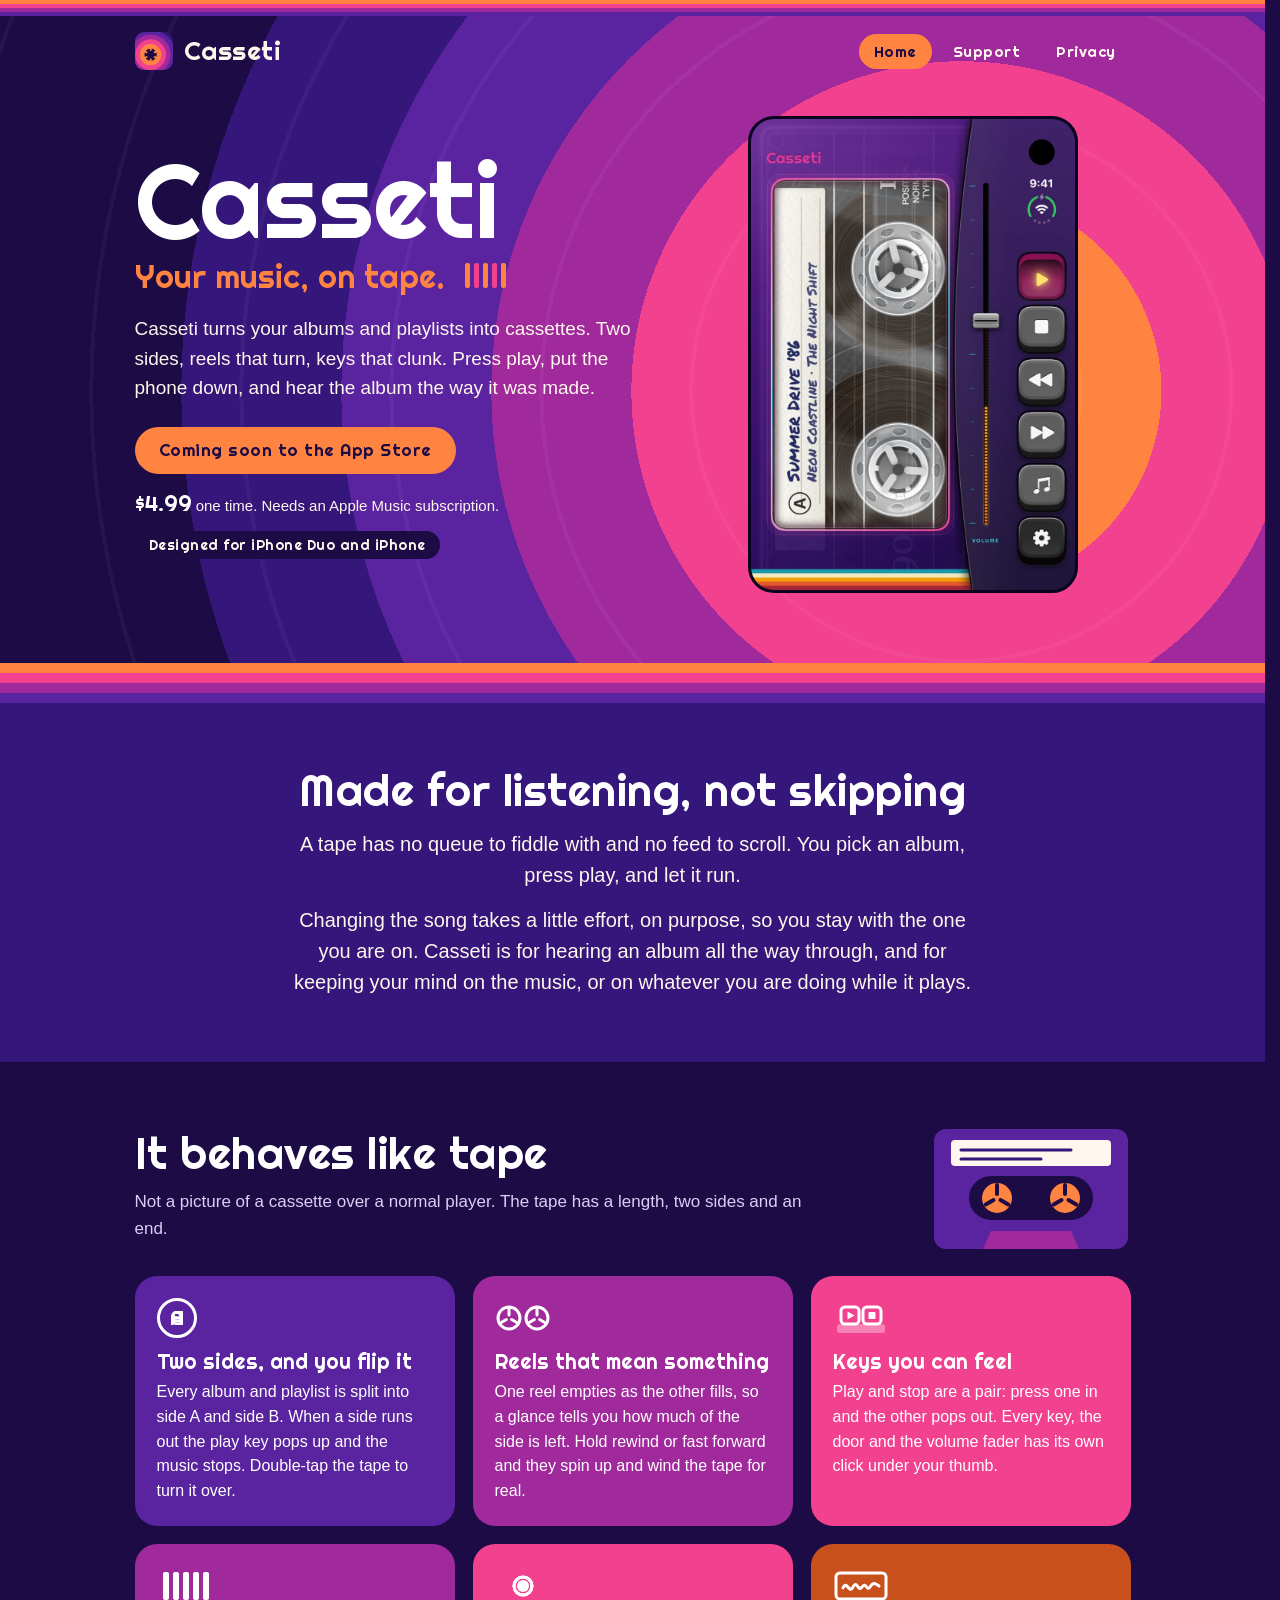
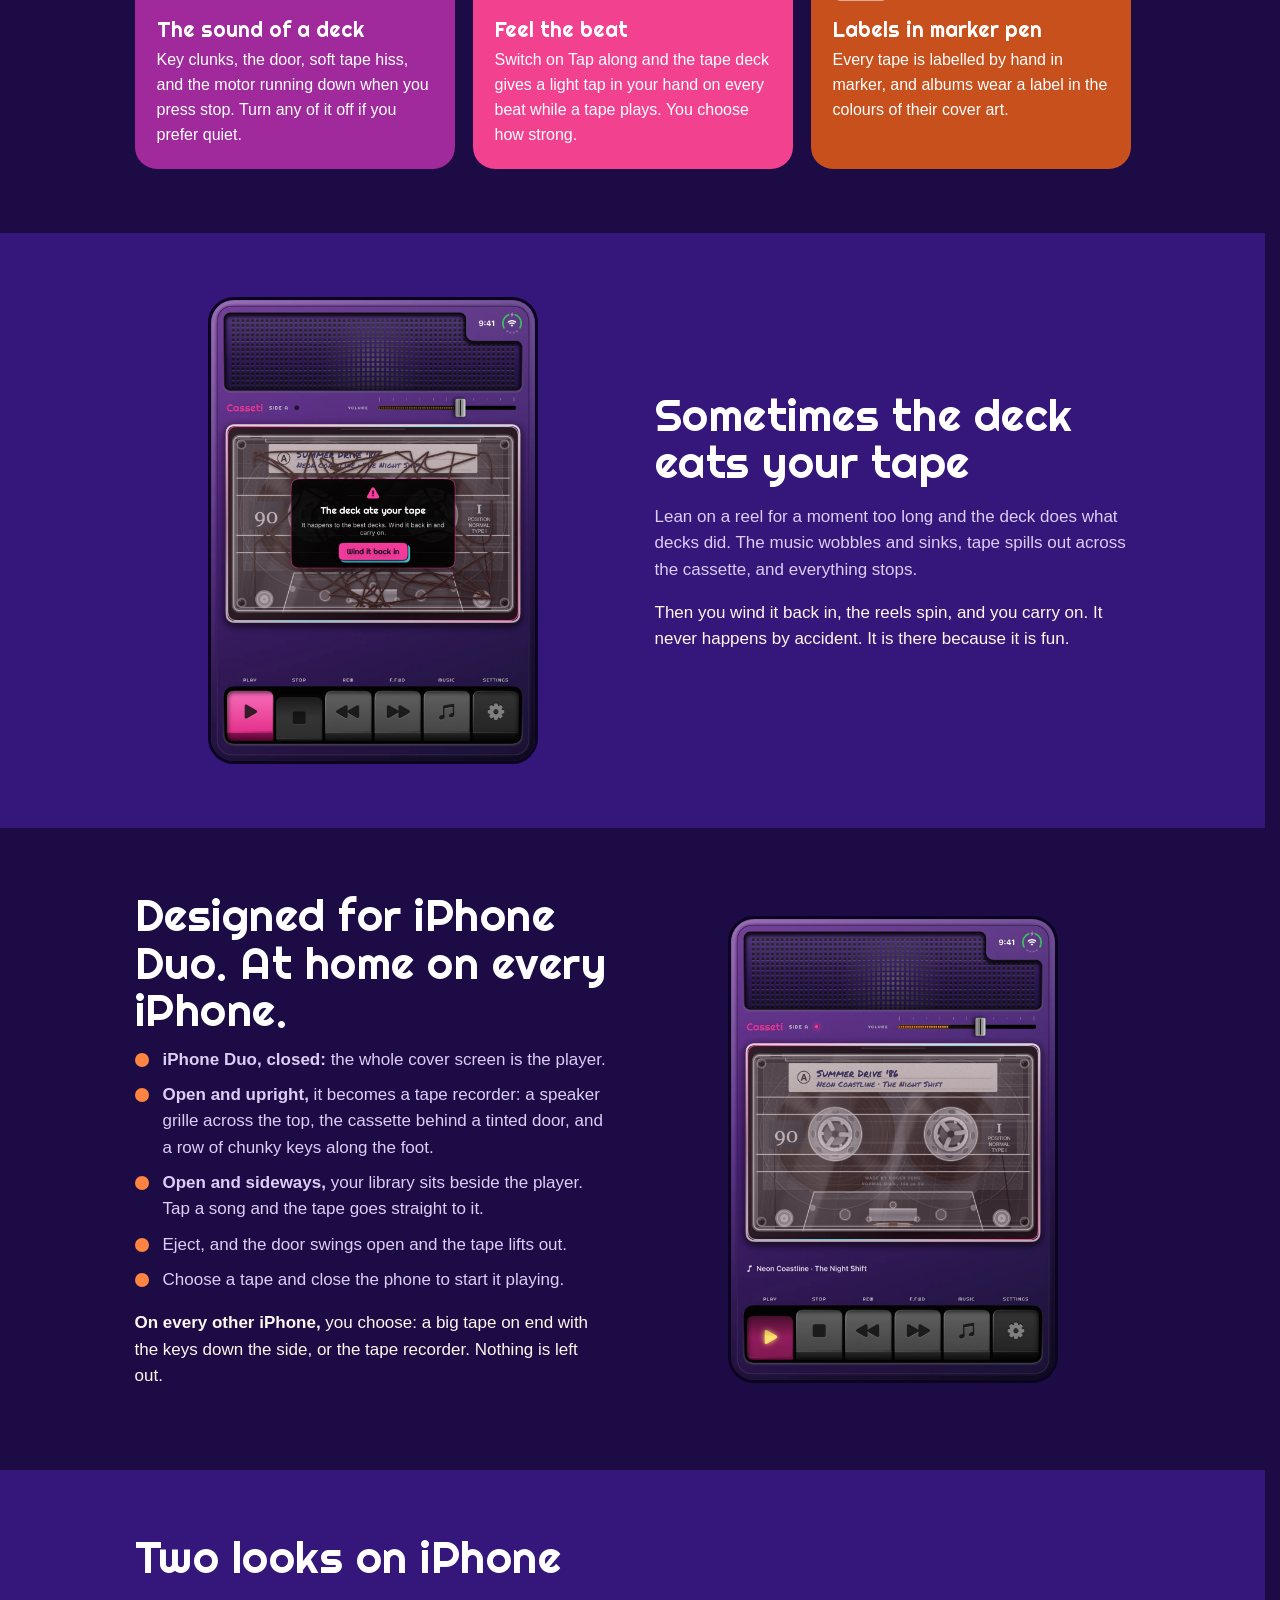
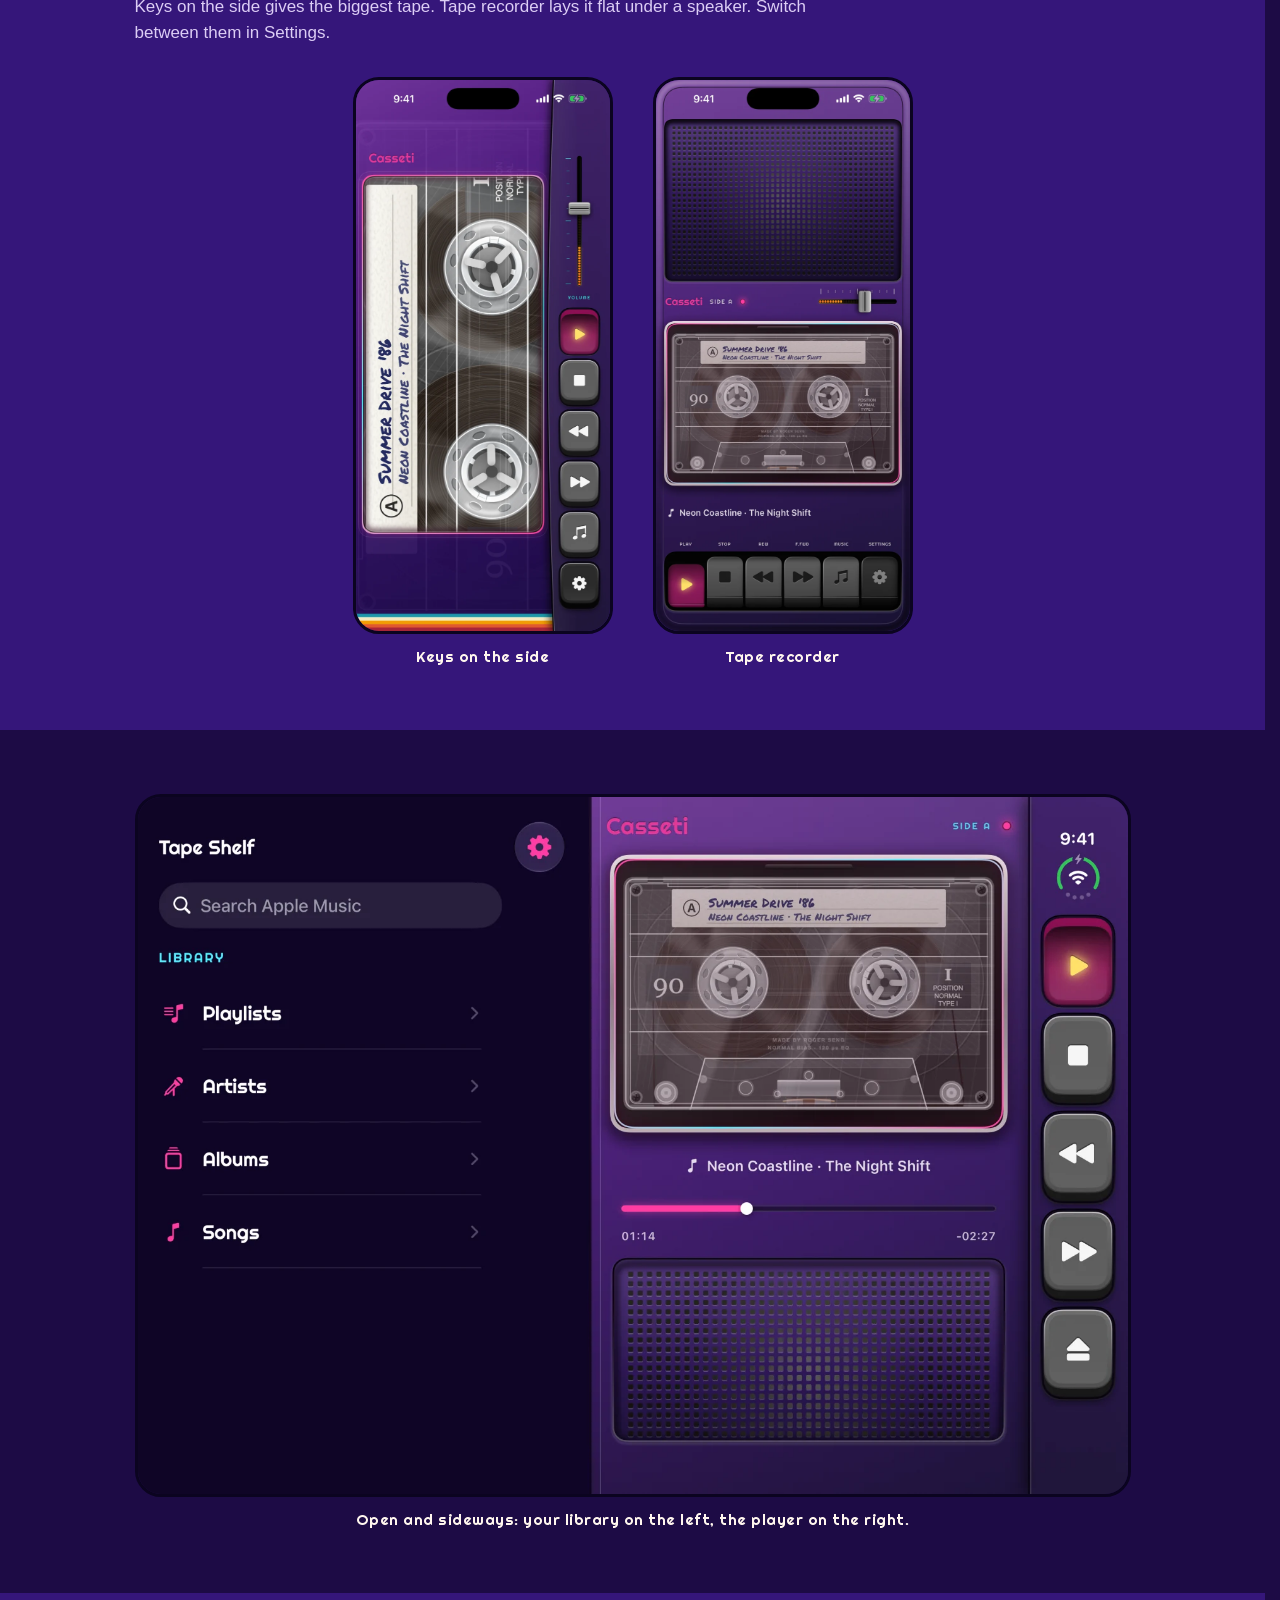
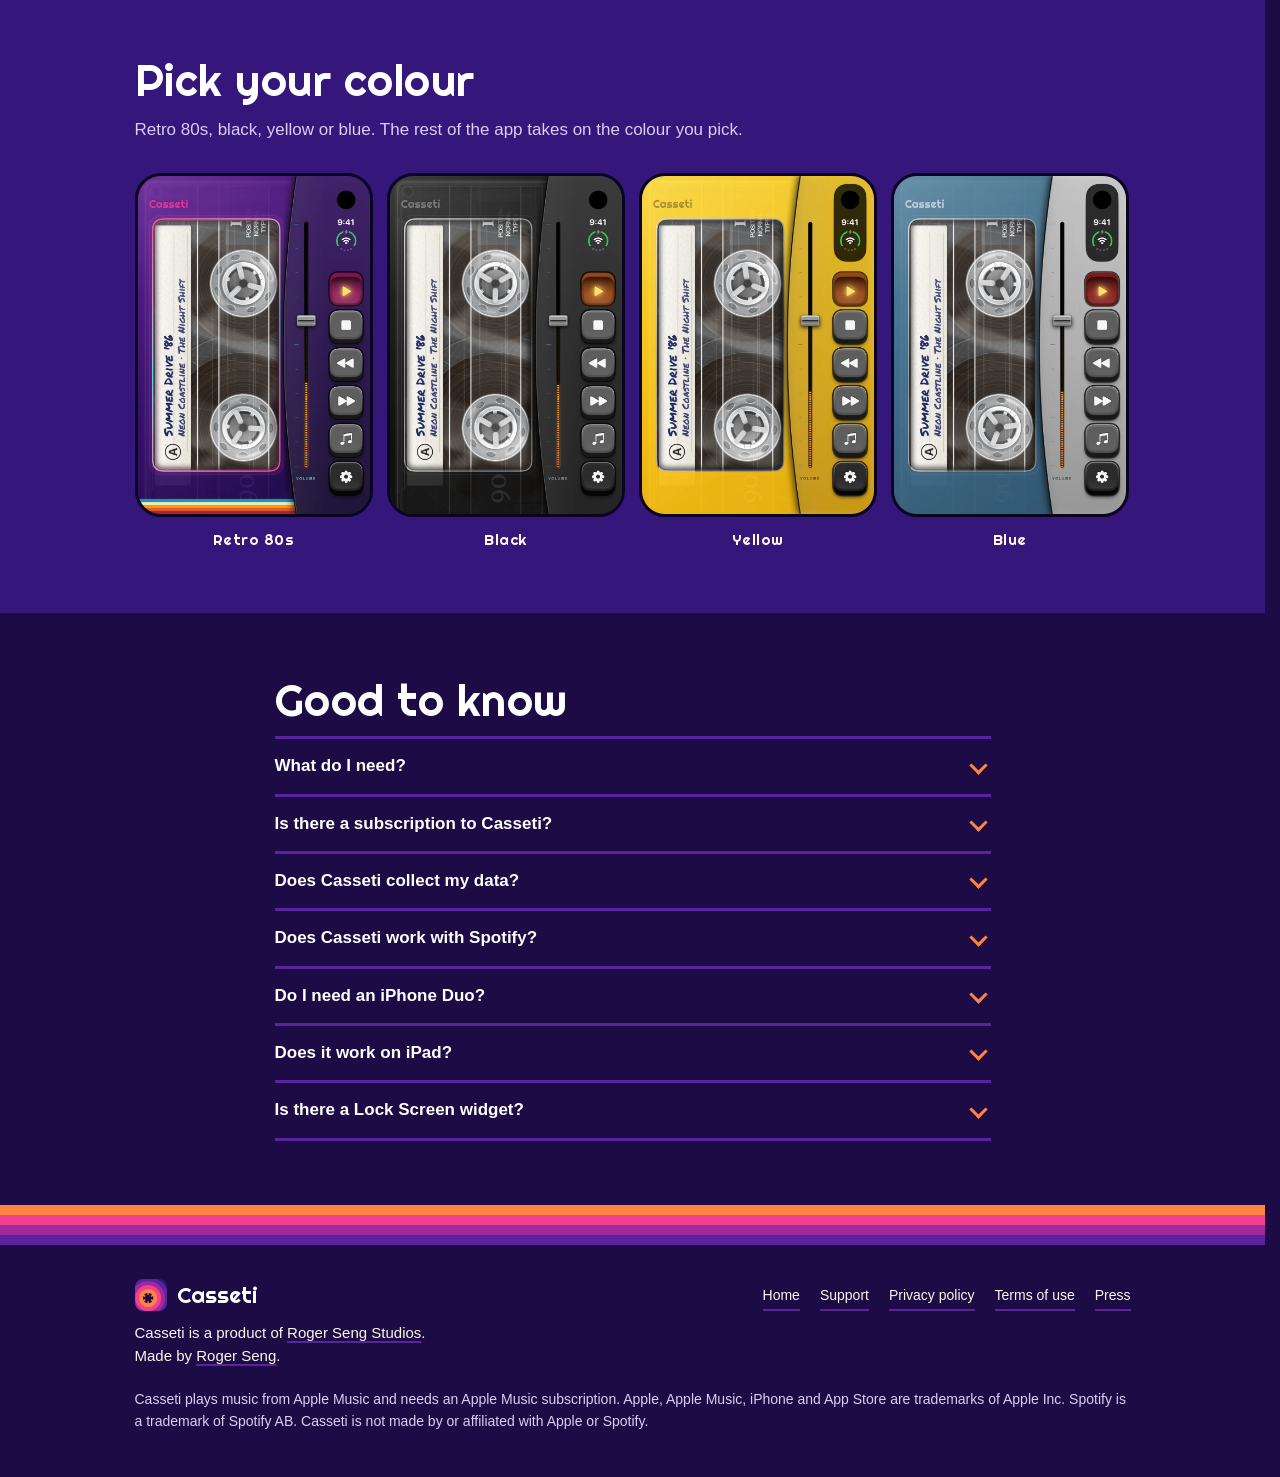
<file: website/index.html>
<!doctype html>
<html lang="en">
<head>
<meta charset="utf-8">
<meta name="viewport" content="width=device-width, initial-scale=1">
<title>Casseti: a tape deck for your music</title>
<meta name="description" content="Casseti turns your albums and playlists into cassettes. Two sides, real reels, keys that clunk. Designed for iPhone Duo and iPhone.">
<meta name="theme-color" content="#1d0b45">
<link rel="icon" href="/favicon.ico" sizes="48x48">
<link rel="icon" type="image/png" sizes="32x32" href="/favicon-32.png">
<link rel="apple-touch-icon" href="/apple-touch-icon.png">
<link rel="manifest" href="/site.webmanifest">
<link rel="canonical" href="https://casseti.com/">
<meta property="og:site_name" content="Casseti">
<meta property="og:type" content="website">
<meta property="og:url" content="https://casseti.com/">
<meta property="og:title" content="Casseti: a tape deck for your music">
<meta property="og:description" content="Casseti turns your albums and playlists into cassettes. Two sides, real reels, keys that clunk. Designed for iPhone Duo and iPhone.">
<meta property="og:image" content="https://casseti.com/images/share.png">
<meta property="og:image:width" content="1200">
<meta property="og:image:height" content="630">
<meta property="og:image:alt" content="Casseti: a cassette with a hand-written label in a purple tape deck, beside the words Your music, on tape.">
<meta property="og:locale" content="en_US">
<meta name="twitter:card" content="summary_large_image">
<meta name="twitter:title" content="Casseti: a tape deck for your music">
<meta name="twitter:description" content="Casseti turns your albums and playlists into cassettes. Two sides, real reels, keys that clunk. Designed for iPhone Duo and iPhone.">
<meta name="twitter:image" content="https://casseti.com/images/share.png">
<script type="application/ld+json">
{"@context":"https://schema.org","@type":"SoftwareApplication","name":"Casseti","operatingSystem":"iOS","applicationCategory":"MusicApplication","description":"Casseti turns your albums and playlists into cassettes. Two sides, real reels, keys that clunk. Designed for iPhone Duo and iPhone.","url":"https://casseti.com/","image":"https://casseti.com/images/share.png","offers":{"@type":"Offer","price":"4.99","priceCurrency":"USD"},"author":{"@type":"Person","name":"Roger Seng","url":"https://rogerseng.me"},"publisher":{"@type":"Organization","name":"Roger Seng Studios","url":"https://rogersengstudios.com"}}
</script>
<link rel="stylesheet" href="styles.css?v=10">
</head>
<body>
<div class="stripes thin" aria-hidden="true"></div>
<div class="hero">
<header class="site">
  <div class="wrap">
    <a class="brand" href="/"><img src="images/icon.png" alt="">Casseti</a>
    <nav aria-label="Site">
      <a href="/" aria-current="page">Home</a>
      <a href="support.html">Support</a>
      <a href="privacy.html">Privacy</a>
    </nav>
  </div>
</header>
  <main class="wrap">
    <div>
      <h1>Casseti</h1>
      <div class="tag">Your music, on tape.
        <span class="levels" aria-hidden="true"><i></i><i></i><i></i><i></i><i></i></span></div>
      <p class="lead">Casseti turns your albums and playlists into cassettes. Two sides, reels that turn, keys that clunk. Press play, put the phone down, and hear the album the way it was made.</p>
      <!-- When the app is live, replace this with Apple's official "Download on the App Store" badge, linked to the app's page. -->
      <span class="button soon">Coming soon to the App Store</span>
      <span class="price"><b>$4.99</b> one time. Needs an Apple Music subscription.</span>
      <span class="made-for">Designed for iPhone Duo and iPhone</span>
    </div>
    <figure class="shot float">
      <video autoplay muted loop playsinline preload="metadata" poster="images/duo-tape-80s.webp" width="846" height="1231" aria-label="Casseti on the cover screen of a folding iPhone in its retro 80s colours: a cassette with a marker-pen label behind a glowing window, a volume fader, and a column of keys with play pressed in and lit.">
        <source src="images/deck.mp4" type="video/mp4">
      </video>
    </figure>
  </main>
</div>
<div class="stripes" aria-hidden="true"></div>

<section class="alt">
  <div class="wrap narrow focus reveal">
    <h2>Made for listening, not skipping</h2>
    <p>A tape has no queue to fiddle with and no feed to scroll. You pick an album, press play, and let it run.</p>
    <p>Changing the song takes a little effort, on purpose, so you stay with the one you are on. Casseti is for hearing an album all the way through, and for keeping your mind on the music, or on whatever you are doing while it plays.</p>
  </div>
</section>

<section>
  <div class="wrap">
    <div class="heading">
      <div>
        <h2>It behaves like tape</h2>
        <p class="intro">Not a picture of a cassette over a normal player. The tape has a length, two sides and an end.</p>
      </div>
      <svg class="tape-art" viewBox="0 0 200 126" aria-hidden="true">
        <rect class="shell" x="3" y="3" width="194" height="120" rx="12"/>
        <rect class="label" x="20" y="14" width="160" height="26" rx="4"/>
        <path class="rule" d="M30 24h110M30 33h80"/>
        <rect class="window" x="38" y="50" width="124" height="44" rx="22"/>
        <g class="spin"><circle class="hub" cx="66" cy="72" r="15"/><path class="spoke" d="M66 59v9M54.7 78.5l7.8-4.5M77.3 78.5l-7.8-4.5"/></g>
        <g class="spin"><circle class="hub" cx="134" cy="72" r="15"/><path class="spoke" d="M134 59v9M122.7 78.5l7.8-4.5M145.3 78.5l-7.8-4.5"/></g>
        <path class="foot" d="M52 123l8-18h80l8 18"/>
      </svg>
    </div>
    <div class="grid">
      <div class="card reveal"><div class="ico ico-flip" aria-hidden="true"><span>A</span><span>B</span></div><h3>Two sides, and you flip it</h3><p>Every album and playlist is split into side A and side B. When a side runs out the play key pops up and the music stops. Double-tap the tape to turn it over.</p></div>
      <div class="card reveal"><svg class="ico" viewBox="0 0 56 40" aria-hidden="true"><g class="spin"><circle cx="14" cy="20" r="11"/><path d="M14 11v6M6.2 24.5l5.2-3M21.8 24.5l-5.2-3"/></g><g class="spin"><circle cx="42" cy="20" r="11"/><path d="M42 11v6M34.2 24.5l5.2-3M49.8 24.5l-5.2-3"/></g></svg><h3>Reels that mean something</h3><p>One reel empties as the other fills, so a glance tells you how much of the side is left. Hold rewind or fast forward and they spin up and wind the tape for real.</p></div>
      <div class="card reveal"><svg class="ico" viewBox="0 0 56 40" aria-hidden="true"><rect class="base" x="4" y="26" width="48" height="9" rx="3"/><g class="press"><rect x="8" y="9" width="18" height="17" rx="4"/><path d="M14.5 13.5v8l7-4z" class="fill"/></g><g class="press late"><rect x="30" y="9" width="18" height="17" rx="4"/><rect x="35.5" y="14" width="7" height="7" rx="1" class="fill"/></g></svg><h3>Keys you can feel</h3><p>Play and stop are a pair: press one in and the other pops out. Every key, the door and the volume fader has its own click under your thumb.</p></div>
      <div class="card reveal"><svg class="ico bars" viewBox="0 0 56 40" aria-hidden="true"><rect x="6" y="6" width="6" height="28" rx="2"/><rect x="16" y="6" width="6" height="28" rx="2"/><rect x="26" y="6" width="6" height="28" rx="2"/><rect x="36" y="6" width="6" height="28" rx="2"/><rect x="46" y="6" width="6" height="28" rx="2"/></svg><h3>The sound of a deck</h3><p>Key clunks, the door, soft tape hiss, and the motor running down when you press stop. Turn any of it off if you prefer quiet.</p></div>
      <div class="card reveal"><svg class="ico" viewBox="0 0 56 40" aria-hidden="true"><circle class="ring" cx="28" cy="20" r="9"/><circle class="ring late" cx="28" cy="20" r="9"/><circle class="dot" cx="28" cy="20" r="6"/></svg><h3>Feel the beat</h3><p>Switch on Tap along and the tape deck gives a light tap in your hand on every beat while a tape plays. You choose how strong.</p></div>
      <div class="card reveal"><svg class="ico" viewBox="0 0 56 40" aria-hidden="true"><rect x="3" y="7" width="50" height="26" rx="4"/><path class="scribble" d="M10 22c4-9 6 7 10-1s5 6 9 0 5 5 8 0 5-4 9-1"/></svg><h3>Labels in marker pen</h3><p>Every tape is labelled by hand in marker, and albums wear a label in the colours of their cover art.</p></div>
    </div>
  </div>
</section>

<section class="alt">
  <div class="wrap pair">
    <figure class="shot reveal">
      <img src="images/duo-eaten.webp" alt="The tape deck with brown tape spilled in a tangle across the cassette, and a card reading The deck ate your tape, with a key to wind it back in." width="1100" height="1564" loading="lazy">
    </figure>
    <div>
      <h2>Sometimes the deck eats your tape</h2>
      <p>Lean on a reel for a moment too long and the deck does what decks did. The music wobbles and sinks, tape spills out across the cassette, and everything stops.</p>
      <p>Then you wind it back in, the reels spin, and you carry on. It never happens by accident. It is there because it is fun.</p>
    </div>
  </div>
</section>

<section>
  <div class="wrap pair">
    <div>
      <h2>Designed for iPhone Duo. At home on every iPhone.</h2>
      <ul>
        <li><b>iPhone Duo, closed:</b> the whole cover screen is the player.</li>
        <li><b>Open and upright,</b> it becomes a tape recorder: a speaker grille across the top, the cassette behind a tinted door, and a row of chunky keys along the foot.</li>
        <li><b>Open and sideways,</b> your library sits beside the player. Tap a song and the tape goes straight to it.</li>
        <li>Eject, and the door swings open and the tape lifts out.</li>
        <li>Choose a tape and close the phone to start it playing.</li>
      </ul>
      <p><b>On every other iPhone,</b> you choose: a big tape on end with the keys down the side, or the tape recorder. Nothing is left out.</p>
    </div>
    <figure class="shot reveal">
      <img src="images/duo-upright.webp" alt="Casseti on an open folding iPhone held upright: a tape recorder with a speaker grille across the top, a cassette behind a tinted door, and six keys along the foot labelled play, stop, rewind, fast forward, music and settings." width="1100" height="1564" loading="lazy">
    </figure>
  </div>
</section>

<section class="alt">
  <div class="wrap">
    <h2>Two looks on iPhone</h2>
    <p class="intro">Keys on the side gives the biggest tape. Tape recorder lays it flat under a speaker. Switch between them in Settings.</p>
    <div class="shots two">
      <figure class="shot reveal"><img src="images/iphone-side.webp" alt="Casseti on an iPhone with the tape standing on end and a column of keys down the right side." width="700" height="1521" loading="lazy"><figcaption>Keys on the side</figcaption></figure>
      <figure class="shot reveal"><img src="images/iphone-recorder.webp" alt="Casseti on an iPhone as a tape recorder: a speaker grille at the top, the cassette across the middle, and a row of keys along the foot." width="700" height="1521" loading="lazy"><figcaption>Tape recorder</figcaption></figure>
    </div>
  </div>
</section>

<section>
  <div class="wrap">
    <figure class="shot wide reveal">
      <img src="images/duo-open.webp" alt="Casseti on an open folding iPhone held sideways: the music library on the left, and on the right the cassette behind its door, a timeline, a speaker grille and a column of keys." width="1571" height="1106" loading="lazy">
      <figcaption>Open and sideways: your library on the left, the player on the right.</figcaption>
    </figure>
  </div>
</section>

<section class="alt">
  <div class="wrap">
    <h2>Pick your colour</h2>
    <p class="intro">Retro 80s, black, yellow or blue. The rest of the app takes on the colour you pick.</p>
    <div class="shots">
      <figure class="shot reveal"><img src="images/duo-tape-80s.webp" alt="The tape deck in retro 80s purple and pink, with a band of stripes at its foot." width="846" height="1231" loading="lazy"><figcaption>Retro 80s</figcaption></figure>
      <figure class="shot reveal"><img src="images/duo-tape-black.webp" alt="The tape deck in black smoked plastic with an orange play key." width="846" height="1231" loading="lazy"><figcaption>Black</figcaption></figure>
      <figure class="shot reveal"><img src="images/duo-tape-yellow.webp" alt="The tape deck in yellow." width="846" height="1231" loading="lazy"><figcaption>Yellow</figcaption></figure>
      <figure class="shot reveal"><img src="images/duo-tape-blue.webp" alt="The tape deck in blue with a silver side and a red play key." width="846" height="1231" loading="lazy"><figcaption>Blue</figcaption></figure>
    </div>
  </div>
</section>

<section>
  <div class="wrap narrow">
    <h2>Good to know</h2>
    <details><summary>What do I need?</summary><p>An iPhone and an Apple Music subscription. Casseti plays music from your Apple Music library and from the Apple Music catalogue, which you can browse and search inside the app.</p></details>
    <details><summary>Is there a subscription to Casseti?</summary><p>No. Casseti is a one time purchase of $4.99. There are no adverts and no purchases inside the app. Apple Music is a separate subscription from Apple.</p></details>
    <details><summary>Does Casseti collect my data?</summary><p>No. There are no accounts, no tracking and no analytics. See the <a href="privacy.html">privacy policy</a>.</p></details>
    <details><summary>Does Casseti work with Spotify?</summary><p>Not at the moment. Casseti plays music from Apple Music. Spotify's rules for developers limit apps that play its music in ways that do not fit a paid app like Casseti, so there is no Spotify support for now. If that changes, it will be announced here.</p></details>
    <details><summary>Do I need an iPhone Duo?</summary><p>No. Casseti is designed for iPhone Duo and for iPhone. On iPhone Duo it uses both the closed and the open screen, and it works fully on every other iPhone as well. The tape recorder is what you get when a folding one is opened.</p></details>
    <details><summary>Does it work on iPad?</summary><p>Not at the moment. Casseti is for iPhone.</p></details>
    <details><summary>Is there a Lock Screen widget?</summary><p>No. Casseti uses the iPhone's own playback controls on the Lock Screen.</p></details>
  </div>
</section>
<div class="stripes" aria-hidden="true"></div>
<footer class="site">
  <div class="wrap">
    <div class="credit">
      <span class="name"><img src="images/icon.png" alt="">Casseti</span>
      <p>Casseti is a product of <a href="https://rogersengstudios.com">Roger Seng Studios</a>.<br>Made by <a href="https://rogerseng.me">Roger Seng</a>.</p>
    </div>
    <nav aria-label="Footer">
      <a href="/">Home</a>
      <a href="support.html">Support</a>
      <a href="privacy.html">Privacy policy</a>
      <a href="terms.html">Terms of use</a>
      <a href="press.html">Press</a>
    </nav>
    <p class="legal">Casseti plays music from Apple Music and needs an Apple Music subscription. Apple, Apple Music, iPhone and App Store are trademarks of Apple Inc. Spotify is a trademark of Spotify AB. Casseti is not made by or affiliated with Apple or Spotify.</p>
  </div>
</footer>
<script src="site.js?v=7" defer></script>
</body>
</html>
</file>
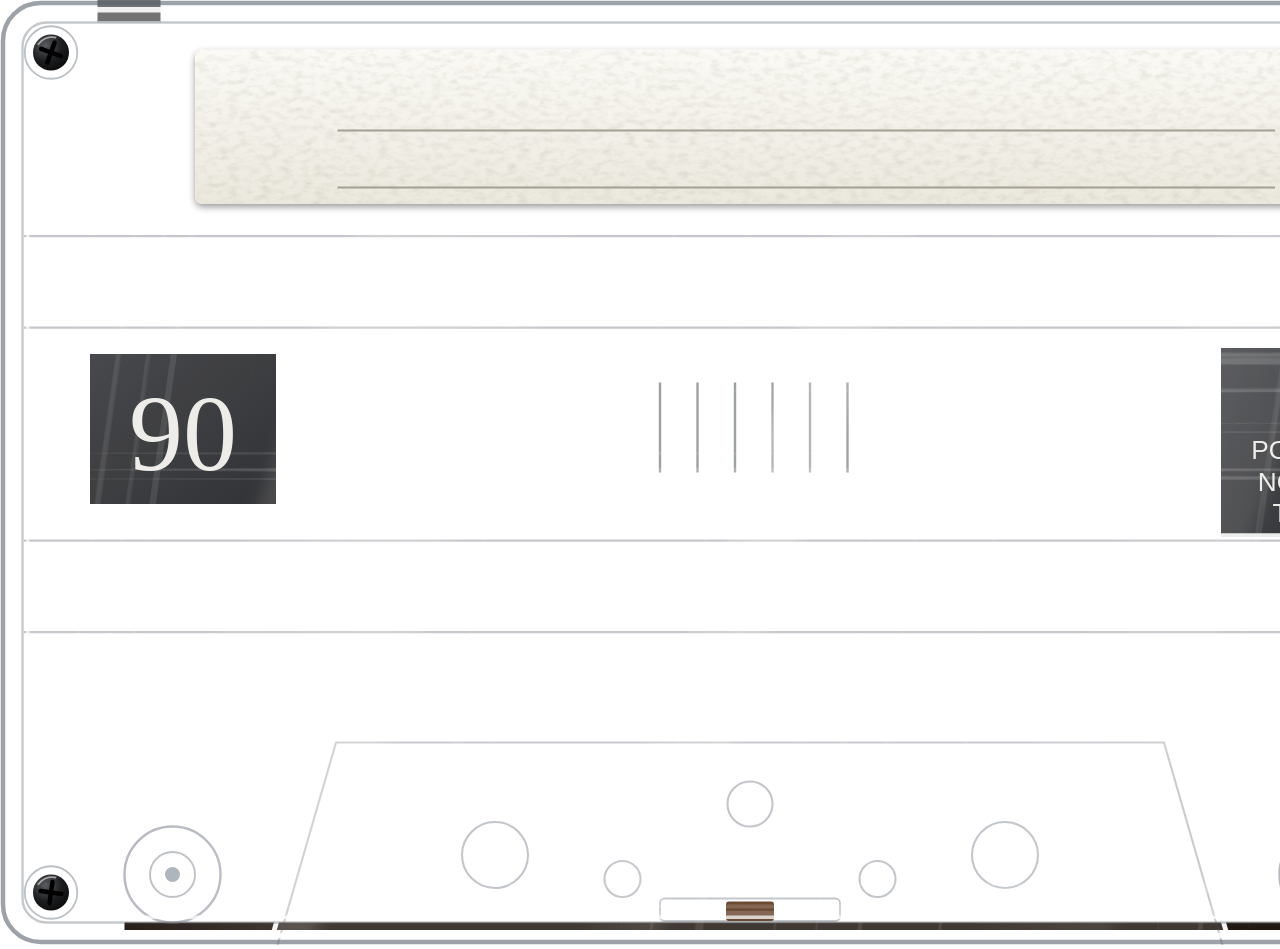
<file: tools/cassette-art.html>
<!doctype html>
<!-- Source artwork for the clear cassette. Rendered to PNG by tools/render-art.js.
     ?layer=front  everything on the front of the clear shell: edges, ribs, stickers,
                   label strip, rollers, screws and reflections (the plastic itself is see-through)
     ?layer=back   what is inside the shell behind the reels: slip sheet, reel wells, shield, pad spring
     ?layer=pack   a full reel of wound tape, seen flat on
     ?layer=hub    one clear reel hub
     ?layer=grain  a tile of plastic grain -->
<html><body style="margin:0;background:transparent"><script>
const query = new URLSearchParams(location.search);
const layer = query.get('layer') || 'front';
const W = Number(query.get('w')) || 1500; // output width in pixels
const screw = (x, y, a) => `
  <g transform="translate(${x} ${y})">
    <circle r="1.75" fill="#fff" fill-opacity=".35" stroke="#7b838b" stroke-opacity=".5" stroke-width=".12"/>
    <circle r="1.2" fill="url(#blackmetal)"/>
    <g transform="rotate(${a})" stroke="#000" stroke-width=".3" stroke-linecap="round"><line x1="-.7" x2=".7"/><line y1="-.7" y2=".7"/></g>
    <path d="M-.85 -.55A1.1 1.1 0 0 1 .3 -1" fill="none" stroke="#fff" stroke-opacity=".55" stroke-width=".12" stroke-linecap="round"/>
  </g>`;
// a moulded ridge: bright top edge with a faint shadow under it
const ridge = (y, x1 = 1.6, x2 = 98.4) => `
  <line x1="${x1}" x2="${x2}" y1="${y}" y2="${y}" stroke="#fff" stroke-opacity=".9" stroke-width=".3"/>
  <line x1="${x1}" x2="${x2}" y1="${y + .34}" y2="${y + .34}" stroke="#3f474f" stroke-opacity=".30" stroke-width=".14"/>`;
const roller = (x, y) => `
  <circle cx="${x}" cy="${y}" r="3.2" fill="#fff" fill-opacity=".55" stroke="#78808a" stroke-opacity=".55" stroke-width=".16"/>
  <circle cx="${x}" cy="${y}" r="2.5" fill="none" stroke="#fff" stroke-opacity=".9" stroke-width=".22"/>
  <circle cx="${x}" cy="${y}" r="1.5" fill="#fff" fill-opacity=".65" stroke="#78808a" stroke-opacity=".5" stroke-width=".13"/>
  <circle cx="${x}" cy="${y}" r=".5" fill="#aab1b8"/>`;
const ring = (x, y, r) => `
  <circle cx="${x}" cy="${y}" r="${r}" fill="#fff" fill-opacity=".22" stroke="#78808a" stroke-opacity=".45" stroke-width=".14"/>
  <circle cx="${x}" cy="${y}" r="${r - .45}" fill="none" stroke="#fff" stroke-opacity=".85" stroke-width=".2"/>`;
const front = `
<svg xmlns="http://www.w3.org/2000/svg" viewBox="0 0 100 63" width="${W}" height="${W * 0.63}">
<defs>
  <radialGradient id="blackmetal" cx=".35" cy=".3" r=".9"><stop offset="0" stop-color="#5a5c60"/><stop offset=".5" stop-color="#1b1c1e"/><stop offset="1" stop-color="#050505"/></radialGradient>
  <linearGradient id="streak" x1="0" y1="0" x2="1" y2="0"><stop offset="0" stop-color="#fff" stop-opacity="0"/><stop offset=".5" stop-color="#fff" stop-opacity=".34"/><stop offset="1" stop-color="#fff" stop-opacity="0"/></linearGradient>
  <linearGradient id="sticker" x1="0" y1="0" x2="1" y2="1"><stop offset="0" stop-color="#3a3b3e"/><stop offset="1" stop-color="#222326"/></linearGradient>
  <linearGradient id="paper" x1="0" y1="0" x2="0" y2="1"><stop offset="0" stop-color="#fbfaf5"/><stop offset="1" stop-color="#ebe8de"/></linearGradient>
  <filter id="fibre" x="-3%" y="-10%" width="106%" height="130%">
    <feTurbulence type="fractalNoise" baseFrequency="1.4 2.6" numOctaves="3" seed="9" result="n"/>
    <feColorMatrix in="n" type="matrix" values="0 0 0 0 .4  0 0 0 0 .35  0 0 0 0 .25  .28 .28 .28 0 -.38" result="fleck"/>
    <feComposite in="fleck" in2="SourceAlpha" operator="in" result="f"/>
    <feGaussianBlur in="SourceAlpha" stdDeviation=".25" result="b"/><feOffset in="b" dy=".2" result="o"/>
    <feComponentTransfer in="o" result="sh"><feFuncA type="linear" slope=".4"/></feComponentTransfer>
    <feMerge><feMergeNode in="sh"/><feMergeNode in="SourceGraphic"/><feMergeNode in="f"/></feMerge>
  </filter>
  <filter id="blur"><feGaussianBlur stdDeviation=".5"/></filter>
  <!-- hairline scratches, as on any handled clear plastic -->
  <filter id="scuff" x="0" y="0" width="100%" height="100%">
    <feTurbulence type="fractalNoise" baseFrequency=".006 1.8" numOctaves="2" seed="21" result="n"/>
    <feColorMatrix in="n" type="matrix" values="0 0 0 0 1  0 0 0 0 1  0 0 0 0 1  6 6 6 0 -10.6"/>
  </filter>
  <filter id="scuff2" x="0" y="0" width="100%" height="100%">
    <feTurbulence type="fractalNoise" baseFrequency="1.6 .008" numOctaves="2" seed="5" result="n"/>
    <feColorMatrix in="n" type="matrix" values="0 0 0 0 1  0 0 0 0 1  0 0 0 0 1  6 6 6 0 -10.8"/>
  </filter>
  <clipPath id="body"><rect width="100" height="63" rx="2.6"/></clipPath>
</defs>

<!-- stickers sit on the inner sheet, behind the ridges -->
<g font-family="Georgia, 'Times New Roman', serif" fill="#ecebe7">
  <rect x="6" y="23.6" width="12.4" height="10" fill="url(#sticker)"/>
  <text x="12.2" y="31.3" text-anchor="middle" font-size="7.2">90</text>
  <rect x="81.4" y="23.2" width="12.4" height="12.6" fill="url(#sticker)"/>
  <text x="87.6" y="27.9" text-anchor="middle" font-size="4.4" font-weight="700">I</text>
  <g font-family="Helvetica Neue, Helvetica, Arial, sans-serif" font-size="1.75" text-anchor="middle">
    <text x="87.6" y="30.6">POSITION</text><text x="87.6" y="32.7">NORMAL</text><text x="87.6" y="34.8">TYPE I</text></g>
</g>
<!-- footage marks between the hubs -->
<g stroke="#30363c" stroke-opacity=".5" stroke-width=".16">
  ${[44, 46.5, 49, 51.5, 54, 56.5].map(x => `<line x1="${x}" x2="${x}" y1="25.5" y2="31.5"/>`).join('')}</g>

<!-- the plastic: a faint milky wall, bright edges -->
<g clip-path="url(#body)">
  <path fill-rule="evenodd" fill="#fff" fill-opacity=".30" d="M0 0H100V63H0ZM1.5 1.5V61.5H98.5V1.5Z"/>
  <rect x="1.6" y="21.5" width="96.8" height="14.2" fill="#fff" fill-opacity=".07"/>
  ${ridge(15.4)}${ridge(21.5)}${ridge(35.7)}${ridge(41.8)}
  <!-- recess along the top edge -->
  <path d="M12 1.6V2.6H88V1.6" fill="none" stroke="#fff" stroke-opacity=".8" stroke-width=".25"/>
  <!-- tape running along the bottom between the rollers -->
  <line x1="8.3" x2="91.7" y1="61.75" y2="61.75" stroke="#241a14" stroke-width=".5"/>
  <!-- raised block where the heads reach the tape -->
  <path d="M22 49H78L82 63H18Z" fill="#fff" fill-opacity=".13"/>
  <path d="M18 63L22 49H78L82 63" fill="none" stroke="#fff" stroke-opacity=".95" stroke-width=".32"/>
  <path d="M18.5 63L22.4 49.5H77.6L81.5 63" fill="none" stroke="#3f474f" stroke-opacity=".28" stroke-width=".14"/>
  ${ring(33, 57, 2.2)}${ring(67, 57, 2.2)}${ring(50, 53.6, 1.5)}${ring(41.5, 58.6, 1.2)}${ring(58.5, 58.6, 1.2)}
  <rect x="44" y="59.9" width="12" height="1.5" rx=".3" fill="#fff" fill-opacity=".35" stroke="#78808a" stroke-opacity=".45" stroke-width=".12"/>
  <rect x="48.4" y="60.1" width="3.2" height="1.3" rx=".2" fill="#6b4a33"/>
  ${roller(11.5, 58.3)}${roller(88.5, 58.3)}
  <rect width="100" height="63" filter="url(#scuff)" opacity=".16"/>
  <rect width="100" height="63" filter="url(#scuff2)" opacity=".09" transform="rotate(8 50 31)"/>
  <!-- record-protect notches in the top edge -->
  <rect x="6.5" y="0" width="4.2" height="1.5" fill="#000" fill-opacity=".55"/><rect x="89.3" y="0" width="4.2" height="1.5" fill="#000" fill-opacity=".55"/>
  <path d="M6.5 1.5H10.7M89.3 1.5H93.5" stroke="#fff" stroke-opacity=".7" stroke-width=".2"/>
  <!-- lettering moulded into the shell -->
  <text x="50" y="44.5" text-anchor="middle" font-family="Helvetica Neue, Helvetica, Arial, sans-serif" font-size="1.35" font-weight="600" letter-spacing=".22" fill="#fff" fill-opacity=".42">MADE BY ROGER SENG</text>
  <text x="50" y="46.6" text-anchor="middle" font-family="Helvetica Neue, Helvetica, Arial, sans-serif" font-size="1.35" font-weight="600" letter-spacing=".22" fill="#fff" fill-opacity=".42">NORMAL BIAS · 120 µs EQ</text>
  <!-- reflections across the plastic -->
  <g filter="url(#blur)">
    <path d="M30 -2H44L20 65H6Z" fill="url(#streak)" opacity=".55"/>
    <path d="M62 -2H67L43 65H38Z" fill="url(#streak)" opacity=".7"/>
    <path d="M88 -2H97L73 65H64Z" fill="url(#streak)" opacity=".35"/>
  </g>
</g>
<rect x=".2" y=".2" width="99.6" height="62.6" rx="2.5" fill="none" stroke="#5d656e" stroke-opacity=".6" stroke-width=".3"/>
<rect x=".65" y=".65" width="98.7" height="61.7" rx="2.2" fill="none" stroke="#fff" stroke-opacity=".9" stroke-width=".35"/>
<rect x="1.5" y="1.5" width="97" height="60" rx="1.6" fill="none" stroke="#5d656e" stroke-opacity=".35" stroke-width=".16"/>
<rect x="1.85" y="1.85" width="96.3" height="59.3" rx="1.4" fill="none" stroke="#fff" stroke-opacity=".7" stroke-width=".22"/>

<!-- stick-on paper label for the handwriting -->
<g filter="url(#fibre)"><rect x="13" y="3.3" width="74" height="10.3" rx=".5" fill="url(#paper)"/></g>
<g stroke="#a39f93" stroke-width=".12"><line x1="22.5" x2="85" y1="8.7" y2="8.7"/><line x1="22.5" x2="85" y1="12.5" y2="12.5"/></g>
<!-- the side letter and the writing are drawn live by the app -->

${screw(3.4, 3.5, 20)}${screw(96.6, 3.5, 65)}${screw(3.4, 59.5, 8)}${screw(96.6, 59.5, 50)}
</svg>`;

// The reel hub. A clear flange with moulded pockets carries a solid white core;
// six drive lugs stand in the core's bore, and a small clamp in its rim pins
// the end of the tape.
const pockets = [...Array(8)].map((_, i) => `<g transform="rotate(${i * 45 + 12} 10 10)">
  <ellipse cx="10" cy="2.35" rx="1.35" ry=".8" fill="#0b0d10" fill-opacity=".30"/>
  <path d="M8.75 2.2A1.35 .8 0 0 1 11.25 2.2" fill="none" stroke="#1d2227" stroke-opacity=".55" stroke-width=".16"/>
  <path d="M8.72 2.55A1.35 .8 0 0 0 11.28 2.55" fill="none" stroke="#fff" stroke-opacity=".95" stroke-width=".14"/></g>`).join('');
const lugs = [...Array(6)].map((_, i) => `<g transform="rotate(${i * 60} 10 10)">
  <path d="M9.42 5.3H10.58L10.42 6.95H9.58Z" fill="#000" fill-opacity=".45" transform="translate(.12 .16)"/>
  <path d="M9.42 5.3H10.58L10.42 6.95H9.58Z" fill="url(#lug)"/>
  <path d="M9.42 5.3H10.58" stroke="#fff" stroke-width=".1"/>
  <path d="M10.58 5.3L10.42 6.95H9.58" fill="none" stroke="#4a5158" stroke-opacity=".6" stroke-width=".09"/></g>`).join('');
const pins = [0, 120, 240].map(a => `<circle transform="rotate(${a + 50} 10 10)" cx="10" cy="1.25" r=".22" fill="none" stroke="#6b737b" stroke-opacity=".35" stroke-width=".06"/>`).join('');
const hub = `
<svg xmlns="http://www.w3.org/2000/svg" viewBox="0 0 20 20" width="480" height="480">
<defs>
  <radialGradient id="flange" cx=".38" cy=".32" r=".85"><stop offset="0" stop-color="#fff" stop-opacity=".62"/><stop offset=".7" stop-color="#e9edf0" stop-opacity=".46"/><stop offset="1" stop-color="#cfd5da" stop-opacity=".58"/></radialGradient>
  <linearGradient id="core" x1=".15" y1=".1" x2=".85" y2=".9"><stop offset="0" stop-color="#fff"/><stop offset=".45" stop-color="#eceeef"/><stop offset="1" stop-color="#b9bec3"/></linearGradient>
  <linearGradient id="bore" x1=".15" y1=".1" x2=".85" y2=".9"><stop offset="0" stop-color="#7d848b"/><stop offset=".5" stop-color="#cfd3d7"/><stop offset="1" stop-color="#fff"/></linearGradient>
  <linearGradient id="lug" x1="0" y1="0" x2="1" y2="1"><stop offset="0" stop-color="#fff"/><stop offset="1" stop-color="#c4c9ce"/></linearGradient>
  <filter id="hb" x="-20%" y="-20%" width="140%" height="140%"><feGaussianBlur stdDeviation=".35"/></filter>
  <filter id="hs" x="-20%" y="-20%" width="140%" height="140%"><feGaussianBlur stdDeviation=".18"/></filter>
</defs>
<!-- the clear flange -->
<path fill-rule="evenodd" fill="url(#flange)" d="M10 .3A9.7 9.7 0 1 1 9.99 .3ZM10 4.4A5.6 5.6 0 1 0 10.01 4.4Z"/>
<circle cx="10" cy="10" r="9.7" fill="none" stroke="#4a5158" stroke-opacity=".55" stroke-width=".14"/>
<circle cx="10" cy="10" r="9.32" fill="none" stroke="#fff" stroke-opacity=".95" stroke-width=".2"/>
<circle cx="10" cy="10" r="8.85" fill="none" stroke="#4a5158" stroke-opacity=".18" stroke-width=".08"/>
${pockets}${pins}
<!-- light sliding across the gloss -->
<g filter="url(#hb)" fill="none" stroke="#fff" stroke-linecap="round">
  <path d="M2.3 7A8.3 8.3 0 0 1 7 2.3" stroke-width=".7" stroke-opacity=".9"/>
  <path d="M17.2 14A8.3 8.3 0 0 1 14 17.2" stroke-width=".5" stroke-opacity=".5"/>
</g>
<!-- shadow the core throws on the flange -->
<circle cx="10.15" cy="10.2" r="6.25" fill="none" stroke="#000" stroke-opacity=".35" stroke-width=".7" filter="url(#hs)"/>
<!-- the solid core: outer wall, top face, bore -->
<path fill-rule="evenodd" fill="url(#core)" d="M10 3.85A6.15 6.15 0 1 1 9.99 3.85ZM10 5.3A4.7 4.7 0 1 0 10.01 5.3Z"/>
<circle cx="10" cy="10" r="6.15" fill="none" stroke="#3f464d" stroke-opacity=".6" stroke-width=".12"/>
<circle cx="10" cy="10" r="5.9" fill="none" stroke="#fff" stroke-opacity=".9" stroke-width=".14"/>
<circle cx="10" cy="10" r="4.85" fill="none" stroke="url(#bore)" stroke-width=".3"/>
<circle cx="10" cy="10" r="4.7" fill="none" stroke="#2c3238" stroke-opacity=".7" stroke-width=".12"/>
<!-- the clamp that pins the tape's end, let into the rim -->
<g transform="rotate(-38 10 10)">
  <path d="M9.05 3.86H10.95L10.8 5.2H9.2Z" fill="#f6f7f8"/>
  <path d="M9.05 3.86L9.2 5.2M10.95 3.86L10.8 5.2" stroke="#3f464d" stroke-opacity=".75" stroke-width=".1"/>
  <path d="M9.3 4.5H10.7" stroke="#3f464d" stroke-opacity=".3" stroke-width=".08"/>
</g>
${lugs}
<path d="M5.3 6.4A5.9 5.9 0 0 1 8.3 4.35" fill="none" stroke="#fff" stroke-width=".3" stroke-linecap="round" filter="url(#hs)"/>
</svg>`;

// Inside the shell, behind the reels.
const back = `
<svg xmlns="http://www.w3.org/2000/svg" viewBox="0 0 100 63" width="${W}" height="${W * 0.63}">
<defs>
  <pattern id="weave" width="1.6" height="1.6" patternUnits="userSpaceOnUse" patternTransform="rotate(35)">
    <line x1="0" y1=".4" x2="1.6" y2=".4" stroke="#fff" stroke-opacity=".10" stroke-width=".12"/>
    <line x1=".4" y1="0" x2=".4" y2="1.6" stroke="#000" stroke-opacity=".10" stroke-width=".12"/>
  </pattern>
  <linearGradient id="steel" x1="0" y1="0" x2="0" y2="1"><stop offset="0" stop-color="#d9dcdf"/><stop offset=".5" stop-color="#8e9296"/><stop offset="1" stop-color="#b7babd"/></linearGradient>
  <clipPath id="body"><rect width="100" height="63" rx="2.6"/></clipPath>
  <mask id="holes"><rect width="100" height="63" fill="#fff"/><circle cx="29.5" cy="28.5" r="5.2" fill="#000"/><circle cx="70.5" cy="28.5" r="5.2" fill="#000"/></mask>
</defs>
<g clip-path="url(#body)">
  <!-- slip sheet: the slippery liner the reels ride on -->
  <g mask="url(#holes)">
    <path d="M4 3.5H96V48H80L77 51.5H23L20 48H4Z" fill="#cfd4d8" fill-opacity=".13"/>
    <path d="M4 3.5H96V48H80L77 51.5H23L20 48H4Z" fill="url(#weave)"/>
    <path d="M4 3.5H96V48H80L77 51.5H23L20 48H4Z" fill="none" stroke="#fff" stroke-opacity=".22" stroke-width=".18"/>
  </g>
  <!-- wells the reels turn in -->
  <g fill="none" stroke="#fff" stroke-opacity=".16" stroke-width=".3">
    <circle cx="29.5" cy="28.5" r="26.6"/><circle cx="70.5" cy="28.5" r="26.6"/></g>
  <g fill="none" stroke="#000" stroke-opacity=".22" stroke-width=".2">
    <circle cx="29.5" cy="28.5" r="27"/><circle cx="70.5" cy="28.5" r="27"/></g>
  <!-- spindle holes through the sheet -->
  <g fill="none" stroke="#fff" stroke-opacity=".35" stroke-width=".22"><circle cx="29.5" cy="28.5" r="5.2"/><circle cx="70.5" cy="28.5" r="5.2"/></g>
  <!-- tape guide posts -->
  <g fill="#fff" fill-opacity=".45" stroke="#6d757d" stroke-opacity=".5" stroke-width=".12">
    <circle cx="21.5" cy="54.6" r="1.1"/><circle cx="78.5" cy="54.6" r="1.1"/></g>
  <!-- steel shield behind the pressure pad, and the pad's bronze spring -->
  <rect x="41.5" y="54.8" width="17" height="4.4" rx=".4" fill="url(#steel)" fill-opacity=".85"/>
  <rect x="41.5" y="54.8" width="17" height=".5" fill="#fff" fill-opacity=".6"/>
  <path d="M43 60.6Q50 59.5 57 60.6" fill="none" stroke="#b07a45" stroke-width=".42"/>
  <path d="M43 60.45Q50 59.35 57 60.45" fill="none" stroke="#f0c690" stroke-opacity=".7" stroke-width=".12"/>
</g>
</svg>`;

// A full reel of tape: hundreds of turns, each catching the light a little differently.
let seed = 7;
const rnd = () => (seed = (seed * 16807) % 2147483647) / 2147483647;
const turns = [...Array(150)].map((_, i) => {
  const r = 20 + i * 0.2 + rnd() * 0.08;
  const light = rnd();
  return `<circle cx="50" cy="50" r="${r.toFixed(2)}" fill="none" stroke="${light > .5 ? '#fff' : '#000'}" stroke-opacity="${(light > .5 ? .03 + rnd() * .07 : .08 + rnd() * .16).toFixed(3)}" stroke-width="${(.1 + rnd() * .14).toFixed(2)}"/>`;
}).join('');
const pack = `
<svg xmlns="http://www.w3.org/2000/svg" viewBox="0 0 100 100" width="${W}" height="${W}">
<defs>
  <radialGradient id="oxide"><stop offset=".38" stop-color="#241b15"/><stop offset=".7" stop-color="#32271f"/><stop offset=".93" stop-color="#2a2019"/><stop offset="1" stop-color="#16110d"/></radialGradient>
  <filter id="soft"><feGaussianBlur stdDeviation="2.2"/></filter>
  <clipPath id="disc"><circle cx="50" cy="50" r="50"/></clipPath>
</defs>
<circle cx="50" cy="50" r="50" fill="url(#oxide)"/>
<g clip-path="url(#disc)">${turns}
  <!-- the soft bow-tie sheen a tape pack has -->
  <g filter="url(#soft)">
    <path d="M50 50L2 20L12 4Z" fill="#fff" opacity=".20"/><path d="M50 50L98 80L88 96Z" fill="#fff" opacity=".13"/>
    <path d="M50 50L22 -2L40 -2Z" fill="#fff" opacity=".07"/>
  </g>
</g>
<circle cx="50" cy="50" r="49.7" fill="none" stroke="#fff" stroke-opacity=".12" stroke-width=".3"/>
</svg>`;

// A tile of fine speckle, laid over plastic surfaces to give them a moulded grain.
const grain = `
<svg xmlns="http://www.w3.org/2000/svg" width="${W}" height="${W}">
<filter id="g" x="0" y="0" width="100%" height="100%">
  <feTurbulence type="fractalNoise" baseFrequency="0.85" numOctaves="2" seed="11" stitchTiles="stitch"/>
  <feColorMatrix type="matrix" values=".6 .6 .6 0 -.4  .6 .6 .6 0 -.4  .6 .6 .6 0 -.4  0 0 0 0 1"/>
</filter>
<rect width="100%" height="100%" filter="url(#g)"/></svg>`;
document.body.innerHTML = { hub, grain, back, pack }[layer] || front;
</script></body></html>
</file>
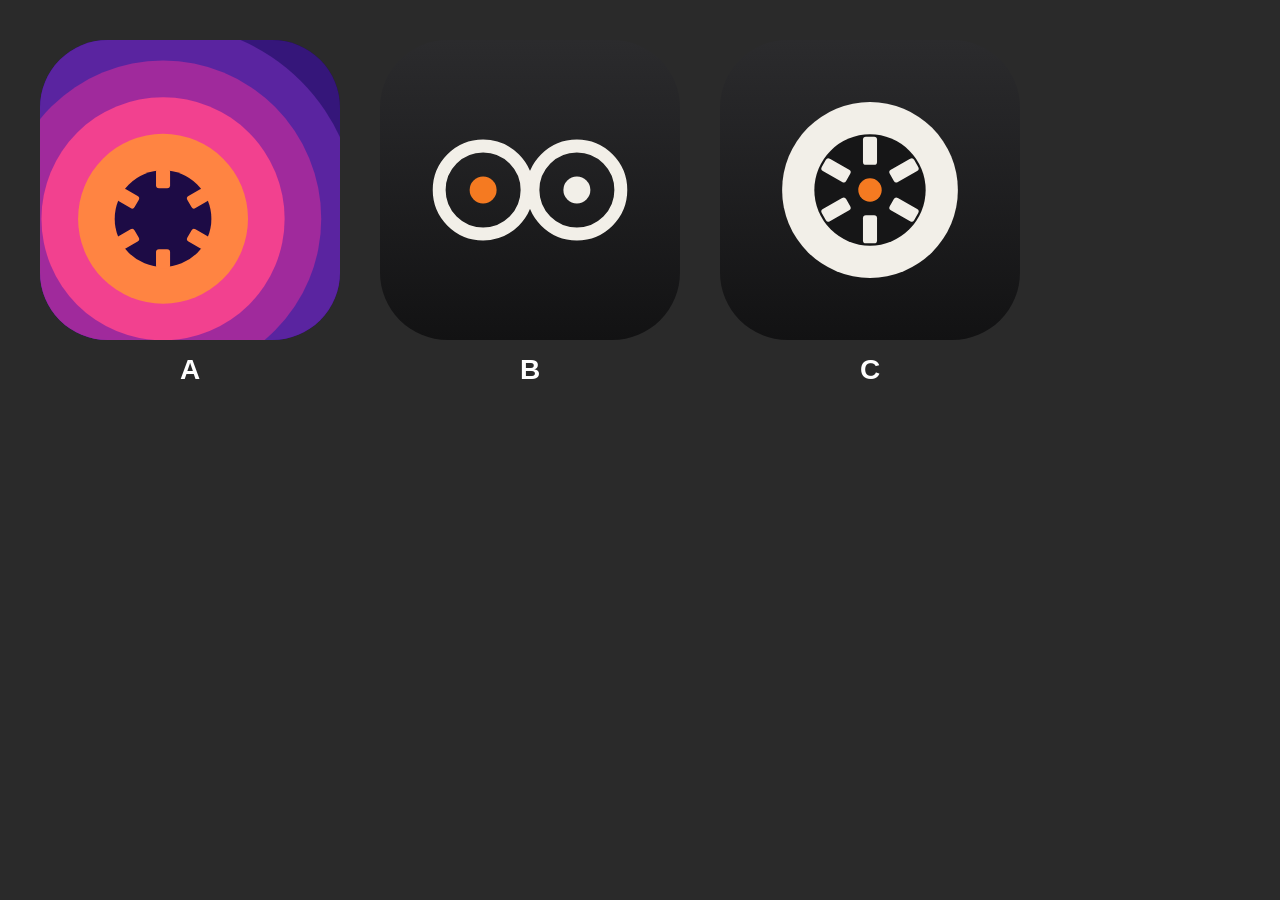
<file: tools/icon-art.html>
<body style="margin:0;background:#2a2a2a"><script>
const q=new URLSearchParams(location.search),pick=q.get('i'),gray=q.get('gray');
const bg='<defs><linearGradient id="b" x1="0" y1="0" x2="0" y2="1"><stop offset="0" stop-color="#2b2b2d"/><stop offset="1" stop-color="#121213"/></linearGradient></defs><rect width="1024" height="1024" fill="url(#b)"/>';
// The app's icon: a tape reel set off centre, with the tape wound round it
// as flat bands of colour that fill the icon, dusk outside to sunlight
// at the hub.
const cx=420,cy=610;
const rings=[[790,'#35167a'],[665,'#5a24a0'],[540,'#a02a9c'],[415,'#f2418f'],[290,'#ff8442'],[165,'#ffd23f']];
const hubTeeth=[...Array(6)].map((_,i)=>`<rect x="${cx-24}" y="${cy-170}" width="48" height="66" rx="10" fill="#ff8442" transform="rotate(${i*60} ${cx} ${cy})"/>`).join('');
const A=`<rect width="1024" height="1024" fill="#1d0b45"/>`+rings.slice(0,5).map(([r,c])=>`<circle cx="${cx}" cy="${cy}" r="${r}" fill="${c}"/>`).join('')+`<circle cx="${cx}" cy="${cy}" r="165" fill="#1d0b45"/>${hubTeeth}`;
const B=bg+`<g fill="none" stroke="#f2efe8" stroke-width="44"><circle cx="352" cy="512" r="150"/><circle cx="672" cy="512" r="150"/></g>
<circle cx="352" cy="512" r="46" fill="#f57a21"/><circle cx="672" cy="512" r="46" fill="#f2efe8"/>`;
const teeth=[...Array(6)].map((_,i)=>`<rect x="488" y="330" width="48" height="96" rx="10" fill="#f2efe8" transform="rotate(${i*60} 512 512)"/>`).join('');
const C=bg+`<circle cx="512" cy="512" r="300" fill="#f2efe8"/><circle cx="512" cy="512" r="190" fill="#161617"/>${teeth}<circle cx="512" cy="512" r="40" fill="#f57a21"/>`;
const svg=(c,s)=>`<svg xmlns="http://www.w3.org/2000/svg" viewBox="0 0 1024 1024" width="${s}" height="${s}" style="display:block;${gray?'filter:grayscale(1)':''}">${c}</svg>`;
const all={A,B,C};
document.body.innerHTML=pick?svg(all[pick],1024):`<div style="display:flex;gap:40px;padding:40px;font:700 28px -apple-system,Arial;color:#fff">${Object.keys(all).map(k=>`<div style="text-align:center"><div style="border-radius:22.5%;overflow:hidden;width:300px;height:300px">${svg(all[k],300)}</div><div style="margin-top:14px">${k}</div></div>`).join('')}</div>`;
</script></body>
</file>
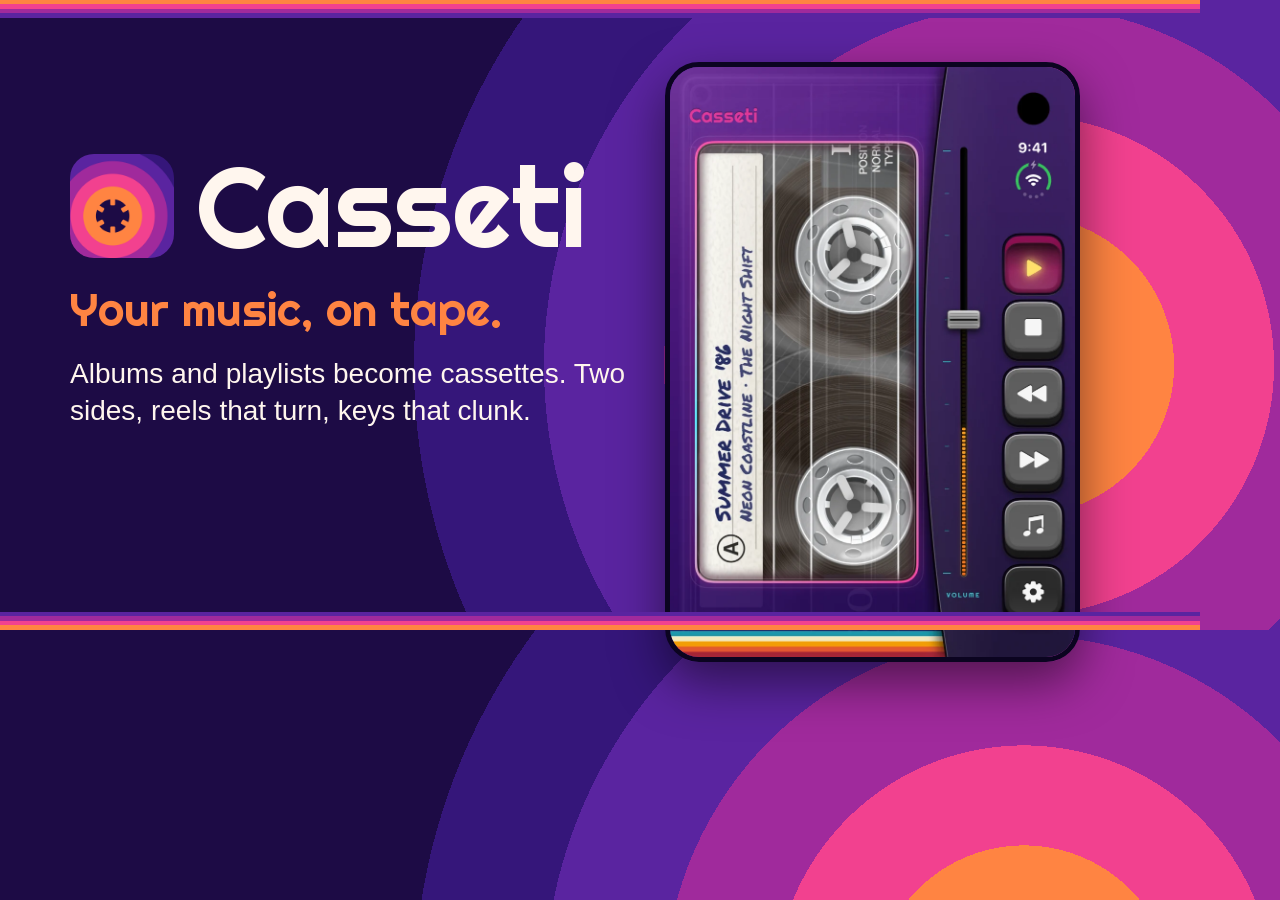
<file: tools/share-image.html>
<!doctype html>
<!-- The picture shown when casseti.com is shared (1200 x 630).
     Render it with:  tools/share-image.sh -->
<meta charset="utf-8">
<style>
@font-face { font-family: "Righteous"; src: url("../website/fonts/righteous.woff2") format("woff2"); }
* { box-sizing: border-box; margin: 0; }
body { width: 1200px; height: 630px; overflow: hidden; position: relative; color: #fff6ee; background: #1d0b45;
  background-image: radial-gradient(circle at 80% 58%, #ff8442 0 150px, #f2418f 150px 250px, #a02a9c 250px 360px, #5a24a0 360px 480px, #35167a 480px 610px, #1d0b45 610px);
  font-family: -apple-system, "Helvetica Neue", Helvetica, Arial, sans-serif; }
.bands { position: absolute; left: 0; right: 0; height: 18px; background: linear-gradient(#ff8442 0 25%, #f2418f 25% 50%, #a02a9c 50% 75%, #5a24a0 75% 100%); }
.bands.top { top: 0; } .bands.foot { bottom: 0; transform: scaleY(-1); }
.text { position: absolute; left: 70px; top: 150px; width: 600px; }
.brand { display: flex; align-items: center; gap: 22px; font: 400 112px/1 "Righteous", sans-serif; }
.brand img { width: 104px; height: 104px; border-radius: 24px; }
.tag { margin-top: 22px; font: 400 46px/1.1 "Righteous", sans-serif; color: #ff8442; }
p { margin-top: 20px; font-size: 28px; line-height: 1.35; font-weight: 500; }
.phone { position: absolute; right: 120px; top: 62px; height: 600px; border-radius: 34px; border: 5px solid #0b0420; box-shadow: 0 20px 50px rgba(0,0,0,.5); }
</style>
<div class="bands top"></div>
<div class="text">
  <div class="brand"><img src="../website/images/icon.png" alt="">Casseti</div>
  <div class="tag">Your music, on tape.</div>
  <p>Albums and playlists become cassettes. Two sides, reels that turn, keys that clunk.</p>
</div>
<img class="phone" src="../website/images/duo-tape-80s.webp" alt="">
<div class="bands foot"></div>
</file>
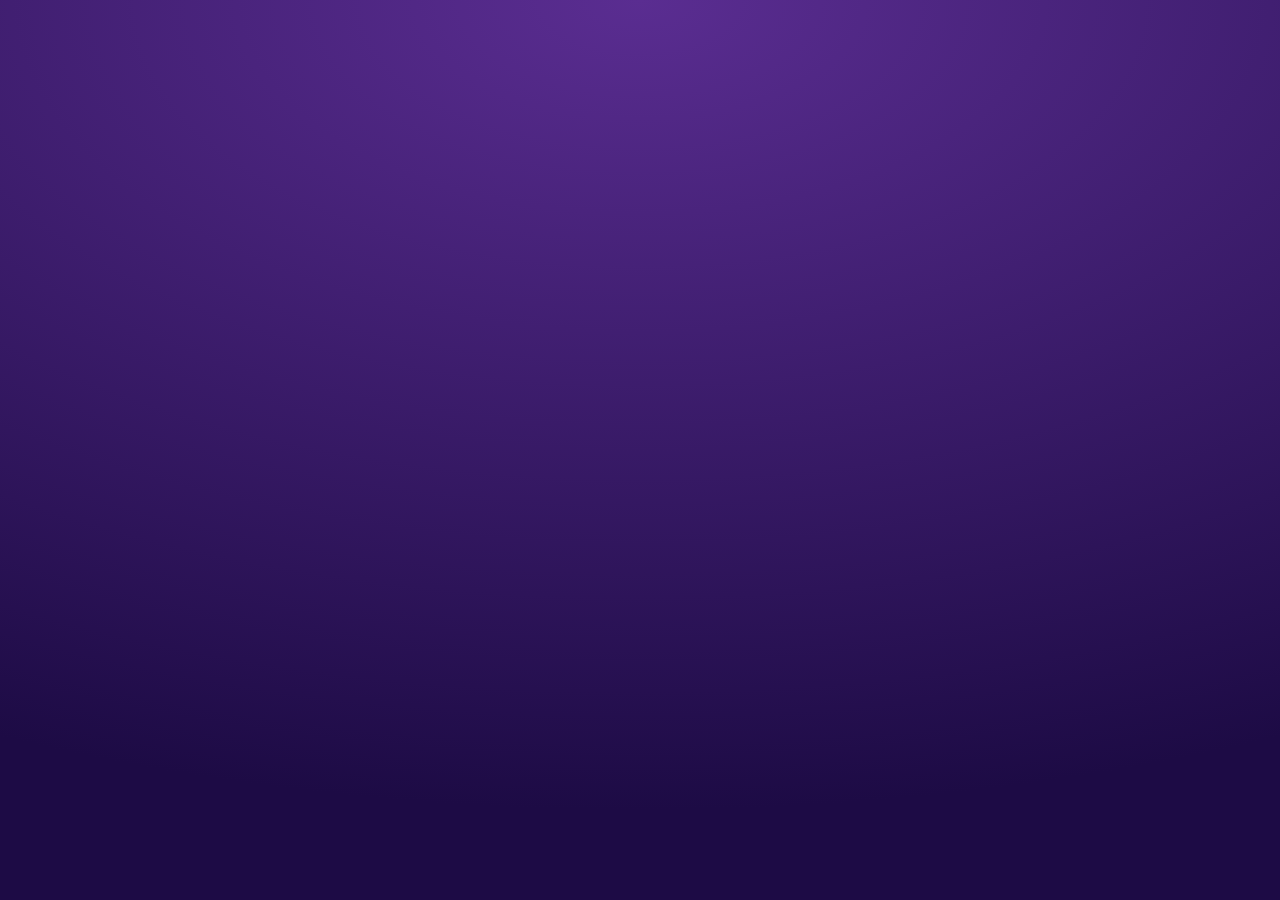
<file: tools/store-shots.html>
<!doctype html>
<!-- One App Store picture: a headline over a screenshot of the app.
     Rendered to a PNG by tools/store-shots.sh, which passes:
       w, h      the size of the picture in pixels
       t, s      the headline and the smaller line under it
       img       one screenshot, or several separated by commas
       bg        two colours for the background, separated by a comma
       fit       how much of the width the screenshots take (0 to 1)
       cols      how many screenshots to a row, when there are several -->
<meta charset="utf-8">
<style>
@font-face { font-family: "Righteous"; src: url("../website/fonts/righteous.woff2") format("woff2"); }
* { box-sizing: border-box; margin: 0; }
html, body { width: 100%; height: 100%; overflow: hidden; }
body { display: flex; flex-direction: column; align-items: center; color: #fff;
       font-family: -apple-system, "Helvetica Neue", Helvetica, Arial, sans-serif; }
.stripes { width: 100%; flex: none;
  background: linear-gradient(#1c9aab 0 20%, #f2ca4d 0 40%, #f29e05 0 60%, #e3572e 0 80%, #ff3da3 0); }
h1 { font: 400 1em/1.05 "Righteous", sans-serif; text-align: center; letter-spacing: .01em; text-wrap: balance; }
p { text-align: center; opacity: .86; font-weight: 500; text-wrap: balance; }
.shots { flex: 1; min-height: 0; width: 100%; display: flex; justify-content: center; align-items: flex-start; }
.shots img { display: block; height: auto; background: #0b0420; }
</style>
<body>
<div class="stripes"></div>
<h1 id="t"></h1>
<p id="s"></p>
<div class="shots" id="shots"></div>
<script>
const q = new URLSearchParams(location.search);
const w = +q.get('w'), h = +q.get('h');
const u = Math.min(w, h) / 100;                    // a unit that follows the picture's size
const wide = w > h;
const bg = (q.get('bg') || '#5a2d91,#1d0b45').split(',');
document.body.style.background = `radial-gradient(120% 90% at 50% 0%, ${bg[0]}, ${bg[1]})`;
document.querySelector('.stripes').style.height = (u * 1.6) + 'px';
const t = document.getElementById('t'), s = document.getElementById('s');
t.textContent = q.get('t') || ''; s.textContent = q.get('s') || '';
t.style.fontSize = (wide ? u * 8.2 : u * 9.6) + 'px';
t.style.margin = `${wide ? u * 5 : u * 9}px ${u * 6}px 0`;
s.style.fontSize = (wide ? u * 3.3 : u * 3.9) + 'px';
s.style.margin = `${u * 2.2}px ${u * 8}px ${wide ? u * 4.5 : u * 6.5}px`;
const images = (q.get('img') || '').split(',').filter(Boolean);
const fit = +(q.get('fit') || (wide ? 0.78 : 0.8));
// Several screenshots can be set in rows: cols says how many to a row.
const cols = +(q.get('cols') || images.length);
const rows = Math.ceil(images.length / cols);
const gap = u * 3;
const shots = document.getElementById('shots');
shots.style.gap = gap + 'px';
shots.style.padding = `0 ${u * 4}px`;
shots.style.flexWrap = 'wrap';
shots.style.alignContent = 'flex-start';
let loaded = 0;
const all = [];
function size() {
  // As wide as the row allows, but never so tall the rows run off the foot.
  const first = all[0];
  const ratio = first.naturalHeight / first.naturalWidth;
  let each = (w * fit - (cols - 1) * gap) / cols;
  const room = (shots.clientHeight - u * 5 - (rows - 1) * gap) / rows;
  if (each * ratio > room) each = room / ratio;
  for (const img of all) {
    img.style.width = each + 'px';
    img.style.borderRadius = (each * 0.085) + 'px';
    img.style.border = `${Math.max(4, each * 0.012)}px solid #0b0420`;
    img.style.boxShadow = `0 ${u * 2}px ${u * 6}px rgba(0,0,0,.55), 0 0 0 ${Math.max(2, each * 0.004)}px rgba(255,255,255,.14)`;
  }
  shots.style.maxWidth = (each * cols + (cols - 1) * gap + u * 8 + 2) + 'px';
  shots.style.margin = '0 auto';
}
for (const src of images) {
  const img = new Image();
  img.onload = () => { if (++loaded === images.length) size(); };
  img.src = src;
  all.push(img);
  shots.appendChild(img);
}
</script>
</file>
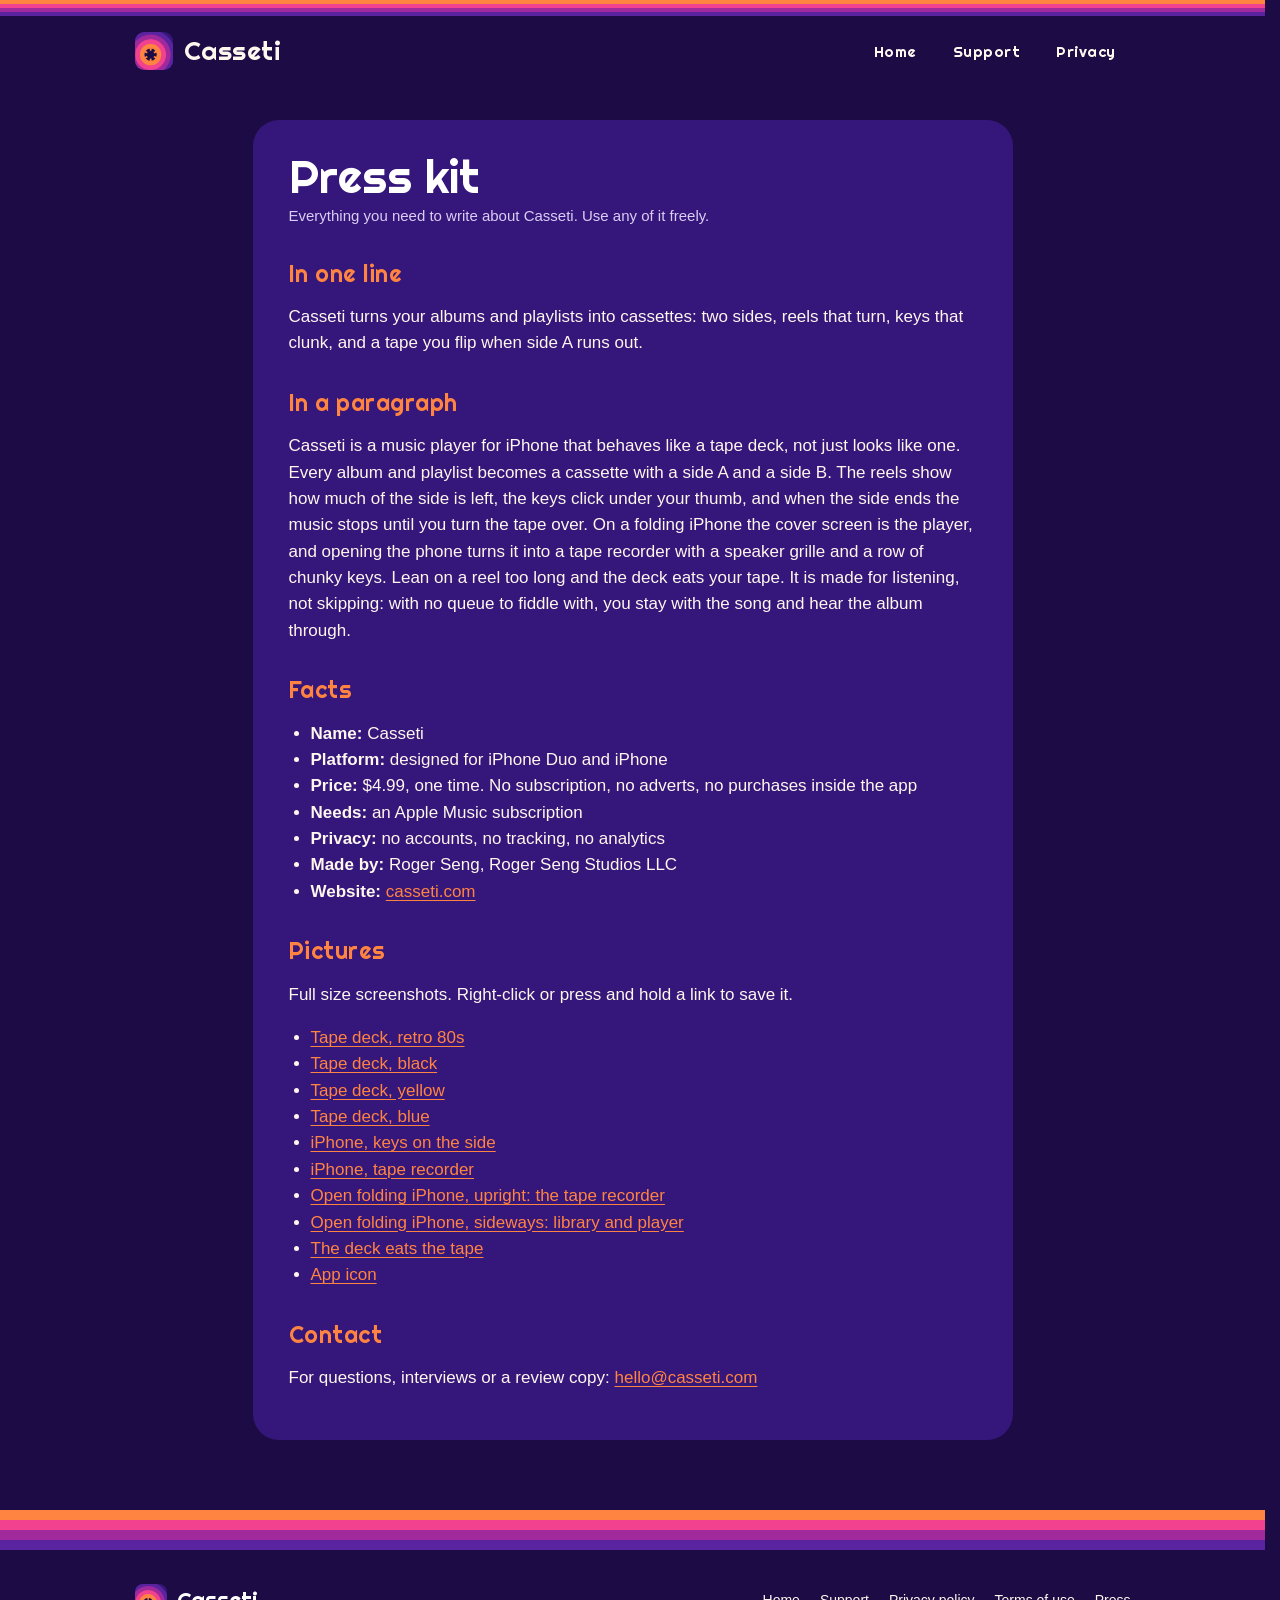
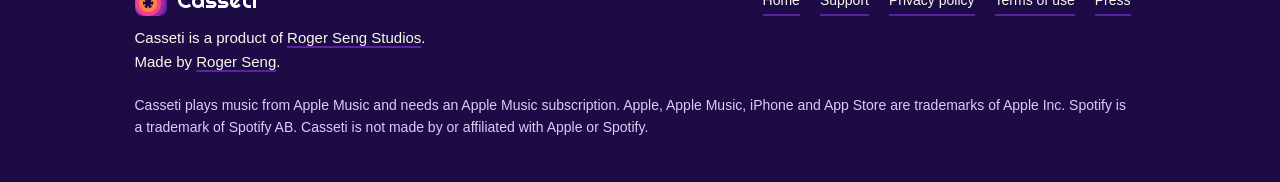
<file: website/press.html>
<!doctype html>
<html lang="en">
<head>
<meta charset="utf-8">
<meta name="viewport" content="width=device-width, initial-scale=1">
<title>Press kit: Casseti</title>
<meta name="description" content="Facts, pictures and contact details for writing about Casseti, the tape deck app for iPhone.">
<meta name="theme-color" content="#1d0b45">
<link rel="icon" href="/favicon.ico" sizes="48x48">
<link rel="icon" type="image/png" sizes="32x32" href="/favicon-32.png">
<link rel="apple-touch-icon" href="/apple-touch-icon.png">
<link rel="manifest" href="/site.webmanifest">
<link rel="canonical" href="https://casseti.com/press">
<meta property="og:site_name" content="Casseti">
<meta property="og:type" content="website">
<meta property="og:url" content="https://casseti.com/press">
<meta property="og:title" content="Press kit: Casseti">
<meta property="og:description" content="Facts, pictures and contact details for writing about Casseti, the tape deck app for iPhone.">
<meta property="og:image" content="https://casseti.com/images/share.png">
<meta property="og:image:width" content="1200">
<meta property="og:image:height" content="630">
<meta property="og:image:alt" content="Casseti: a cassette with a hand-written label in a purple tape deck, beside the words Your music, on tape.">
<meta property="og:locale" content="en_US">
<meta name="twitter:card" content="summary_large_image">
<meta name="twitter:title" content="Press kit: Casseti">
<meta name="twitter:description" content="Facts, pictures and contact details for writing about Casseti, the tape deck app for iPhone.">
<meta name="twitter:image" content="https://casseti.com/images/share.png">
<link rel="stylesheet" href="styles.css?v=10">
</head>
<body>
<div class="stripes thin" aria-hidden="true"></div>
<header class="site">
  <div class="wrap">
    <a class="brand" href="/"><img src="images/icon.png" alt="">Casseti</a>
    <nav aria-label="Site">
      <a href="/">Home</a>
      <a href="support.html">Support</a>
      <a href="privacy.html">Privacy</a>
    </nav>
  </div>
</header>
<main class="wrap narrow page">
  <div class="sheet">
  <h1>Press kit</h1>
  <p class="updated">Everything you need to write about Casseti. Use any of it freely.</p>

  <h2>In one line</h2>
  <p>Casseti turns your albums and playlists into cassettes: two sides, reels that turn, keys that clunk, and a tape you flip when side A runs out.</p>

  <h2>In a paragraph</h2>
  <p>Casseti is a music player for iPhone that behaves like a tape deck, not just looks like one. Every album and playlist becomes a cassette with a side A and a side B. The reels show how much of the side is left, the keys click under your thumb, and when the side ends the music stops until you turn the tape over. On a folding iPhone the cover screen is the player, and opening the phone turns it into a tape recorder with a speaker grille and a row of chunky keys. Lean on a reel too long and the deck eats your tape. It is made for listening, not skipping: with no queue to fiddle with, you stay with the song and hear the album through.</p>

  <h2>Facts</h2>
  <ul>
    <li><b>Name:</b> Casseti</li>
    <li><b>Platform:</b> designed for iPhone Duo and iPhone</li>
    <li><b>Price:</b> $4.99, one time. No subscription, no adverts, no purchases inside the app</li>
    <li><b>Needs:</b> an Apple Music subscription</li>
    <li><b>Privacy:</b> no accounts, no tracking, no analytics</li>
    <li><b>Made by:</b> Roger Seng, Roger Seng Studios LLC</li>
    <li><b>Website:</b> <a href="https://casseti.com/">casseti.com</a></li>
  </ul>

  <h2>Pictures</h2>
  <p>Full size screenshots. Right-click or press and hold a link to save it.</p>
  <ul>
    <li><a href="images/duo-tape-80s.webp">Tape deck, retro 80s</a></li>
    <li><a href="images/duo-tape-black.webp">Tape deck, black</a></li>
    <li><a href="images/duo-tape-yellow.webp">Tape deck, yellow</a></li>
    <li><a href="images/duo-tape-blue.webp">Tape deck, blue</a></li>
    <li><a href="images/iphone-side.webp">iPhone, keys on the side</a></li>
    <li><a href="images/iphone-recorder.webp">iPhone, tape recorder</a></li>
    <li><a href="images/duo-upright.webp">Open folding iPhone, upright: the tape recorder</a></li>
    <li><a href="images/duo-open.webp">Open folding iPhone, sideways: library and player</a></li>
    <li><a href="images/duo-eaten.webp">The deck eats the tape</a></li>
    <li><a href="images/icon.png">App icon</a></li>
  </ul>

  <h2>Contact</h2>
  <p>For questions, interviews or a review copy: <a href="mailto:hello@casseti.com">hello@casseti.com</a></p>
  </div>
</main>
<div class="stripes" aria-hidden="true"></div>
<footer class="site">
  <div class="wrap">
    <div class="credit">
      <span class="name"><img src="images/icon.png" alt="">Casseti</span>
      <p>Casseti is a product of <a href="https://rogersengstudios.com">Roger Seng Studios</a>.<br>Made by <a href="https://rogerseng.me">Roger Seng</a>.</p>
    </div>
    <nav aria-label="Footer">
      <a href="/">Home</a>
      <a href="support.html">Support</a>
      <a href="privacy.html">Privacy policy</a>
      <a href="terms.html">Terms of use</a>
      <a href="press.html">Press</a>
    </nav>
    <p class="legal">Casseti plays music from Apple Music and needs an Apple Music subscription. Apple, Apple Music, iPhone and App Store are trademarks of Apple Inc. Spotify is a trademark of Spotify AB. Casseti is not made by or affiliated with Apple or Spotify.</p>
  </div>
</footer>
<script src="site.js?v=7" defer></script>
</body>
</html>
</file>
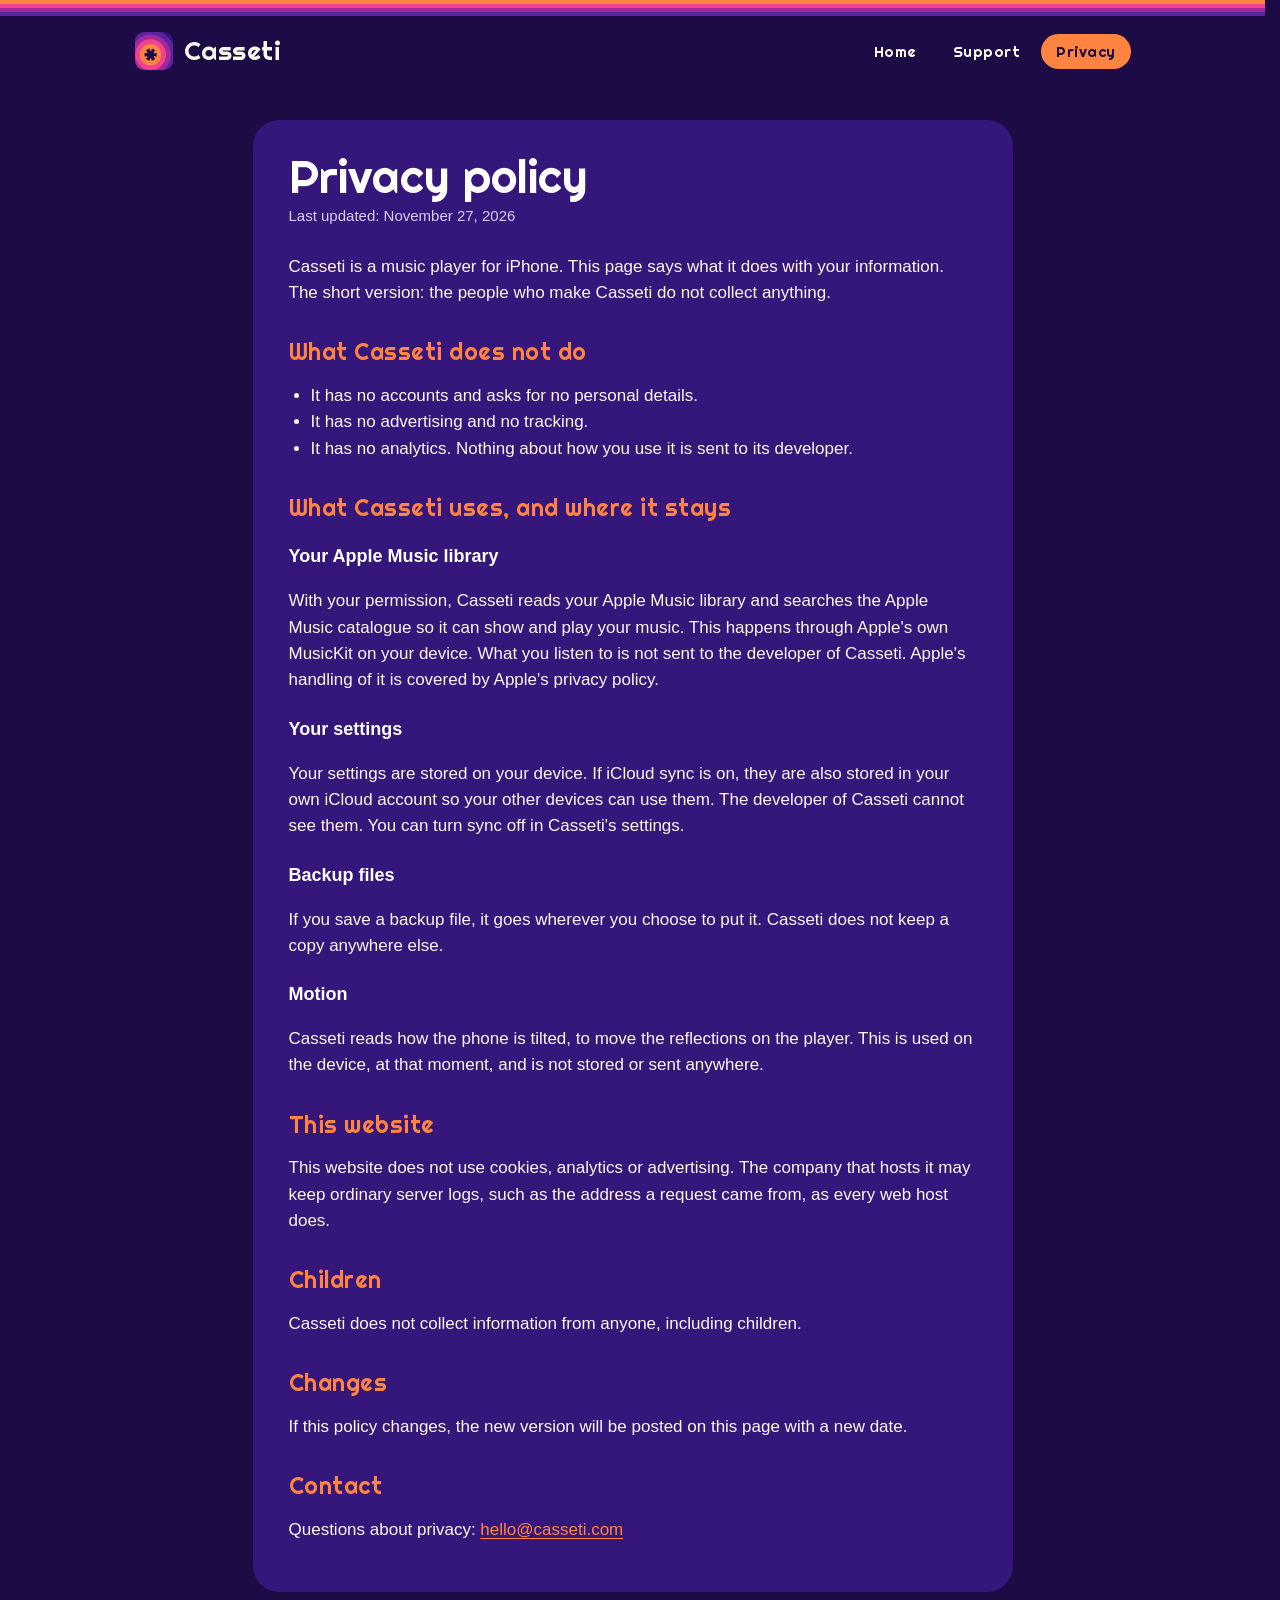
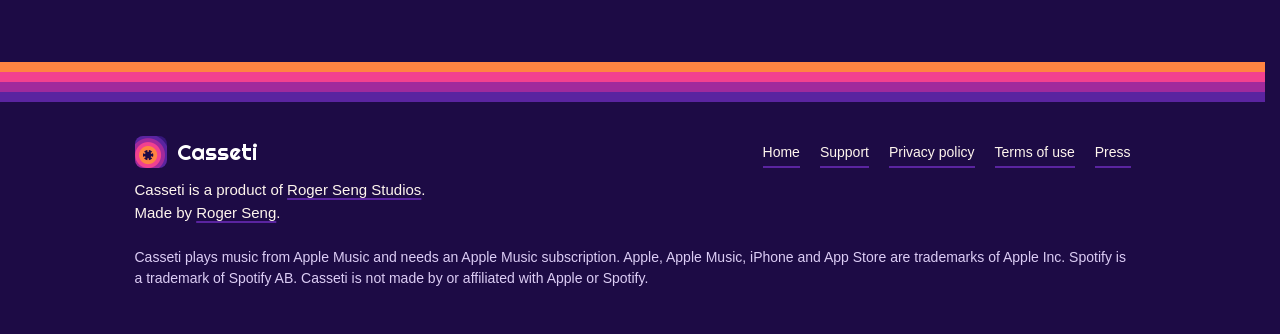
<file: website/privacy.html>
<!doctype html>
<html lang="en">
<head>
<meta charset="utf-8">
<meta name="viewport" content="width=device-width, initial-scale=1">
<title>Privacy policy · Casseti</title>
<meta name="description" content="What Casseti does with your information. The short version: it collects nothing.">
<meta name="theme-color" content="#1d0b45">
<link rel="icon" href="/favicon.ico" sizes="48x48">
<link rel="icon" type="image/png" sizes="32x32" href="/favicon-32.png">
<link rel="apple-touch-icon" href="/apple-touch-icon.png">
<link rel="manifest" href="/site.webmanifest">
<link rel="canonical" href="https://casseti.com/privacy">
<meta property="og:site_name" content="Casseti">
<meta property="og:type" content="website">
<meta property="og:url" content="https://casseti.com/privacy">
<meta property="og:title" content="Privacy policy · Casseti">
<meta property="og:description" content="What Casseti does with your information. The short version: it collects nothing.">
<meta property="og:image" content="https://casseti.com/images/share.png">
<meta property="og:image:width" content="1200">
<meta property="og:image:height" content="630">
<meta property="og:image:alt" content="Casseti: a cassette with a hand-written label in a purple tape deck, beside the words Your music, on tape.">
<meta property="og:locale" content="en_US">
<meta name="twitter:card" content="summary_large_image">
<meta name="twitter:title" content="Privacy policy · Casseti">
<meta name="twitter:description" content="What Casseti does with your information. The short version: it collects nothing.">
<meta name="twitter:image" content="https://casseti.com/images/share.png">
<link rel="stylesheet" href="styles.css?v=10">
</head>
<body>
<div class="stripes thin" aria-hidden="true"></div>
<header class="site">
  <div class="wrap">
    <a class="brand" href="/"><img src="images/icon.png" alt="">Casseti</a>
    <nav aria-label="Site">
      <a href="/">Home</a>
      <a href="support.html">Support</a>
      <a href="privacy.html" aria-current="page">Privacy</a>
    </nav>
  </div>
</header>
<main class="wrap narrow page">
  <div class="sheet">
  <h1>Privacy policy</h1>
  <p class="updated">Last updated: November 27, 2026</p>

  <p>Casseti is a music player for iPhone. This page says what it does with your information. The short version: the people who make Casseti do not collect anything.</p>

  <h2>What Casseti does not do</h2>
  <ul>
    <li>It has no accounts and asks for no personal details.</li>
    <li>It has no advertising and no tracking.</li>
    <li>It has no analytics. Nothing about how you use it is sent to its developer.</li>
  </ul>

  <h2>What Casseti uses, and where it stays</h2>

  <h3>Your Apple Music library</h3>
  <p>With your permission, Casseti reads your Apple Music library and searches the Apple Music catalogue so it can show and play your music. This happens through Apple's own MusicKit on your device. What you listen to is not sent to the developer of Casseti. Apple's handling of it is covered by Apple's privacy policy.</p>

  <h3>Your settings</h3>
  <p>Your settings are stored on your device. If iCloud sync is on, they are also stored in your own iCloud account so your other devices can use them. The developer of Casseti cannot see them. You can turn sync off in Casseti's settings.</p>

  <h3>Backup files</h3>
  <p>If you save a backup file, it goes wherever you choose to put it. Casseti does not keep a copy anywhere else.</p>

  <h3>Motion</h3>
  <p>Casseti reads how the phone is tilted, to move the reflections on the player. This is used on the device, at that moment, and is not stored or sent anywhere.</p>

  <h2>This website</h2>
  <p>This website does not use cookies, analytics or advertising. The company that hosts it may keep ordinary server logs, such as the address a request came from, as every web host does.</p>

  <h2>Children</h2>
  <p>Casseti does not collect information from anyone, including children.</p>

  <h2>Changes</h2>
  <p>If this policy changes, the new version will be posted on this page with a new date.</p>

  <h2>Contact</h2>
  <p>Questions about privacy: <a href="mailto:hello@casseti.com">hello@casseti.com</a></p>
  </div>
</main>
<div class="stripes" aria-hidden="true"></div>
<footer class="site">
  <div class="wrap">
    <div class="credit">
      <span class="name"><img src="images/icon.png" alt="">Casseti</span>
      <p>Casseti is a product of <a href="https://rogersengstudios.com">Roger Seng Studios</a>.<br>Made by <a href="https://rogerseng.me">Roger Seng</a>.</p>
    </div>
    <nav aria-label="Footer">
      <a href="/">Home</a>
      <a href="support.html">Support</a>
      <a href="privacy.html">Privacy policy</a>
      <a href="terms.html">Terms of use</a>
      <a href="press.html">Press</a>
    </nav>
    <p class="legal">Casseti plays music from Apple Music and needs an Apple Music subscription. Apple, Apple Music, iPhone and App Store are trademarks of Apple Inc. Spotify is a trademark of Spotify AB. Casseti is not made by or affiliated with Apple or Spotify.</p>
  </div>
</footer>
<script src="site.js?v=7" defer></script>
</body>
</html>
</file>
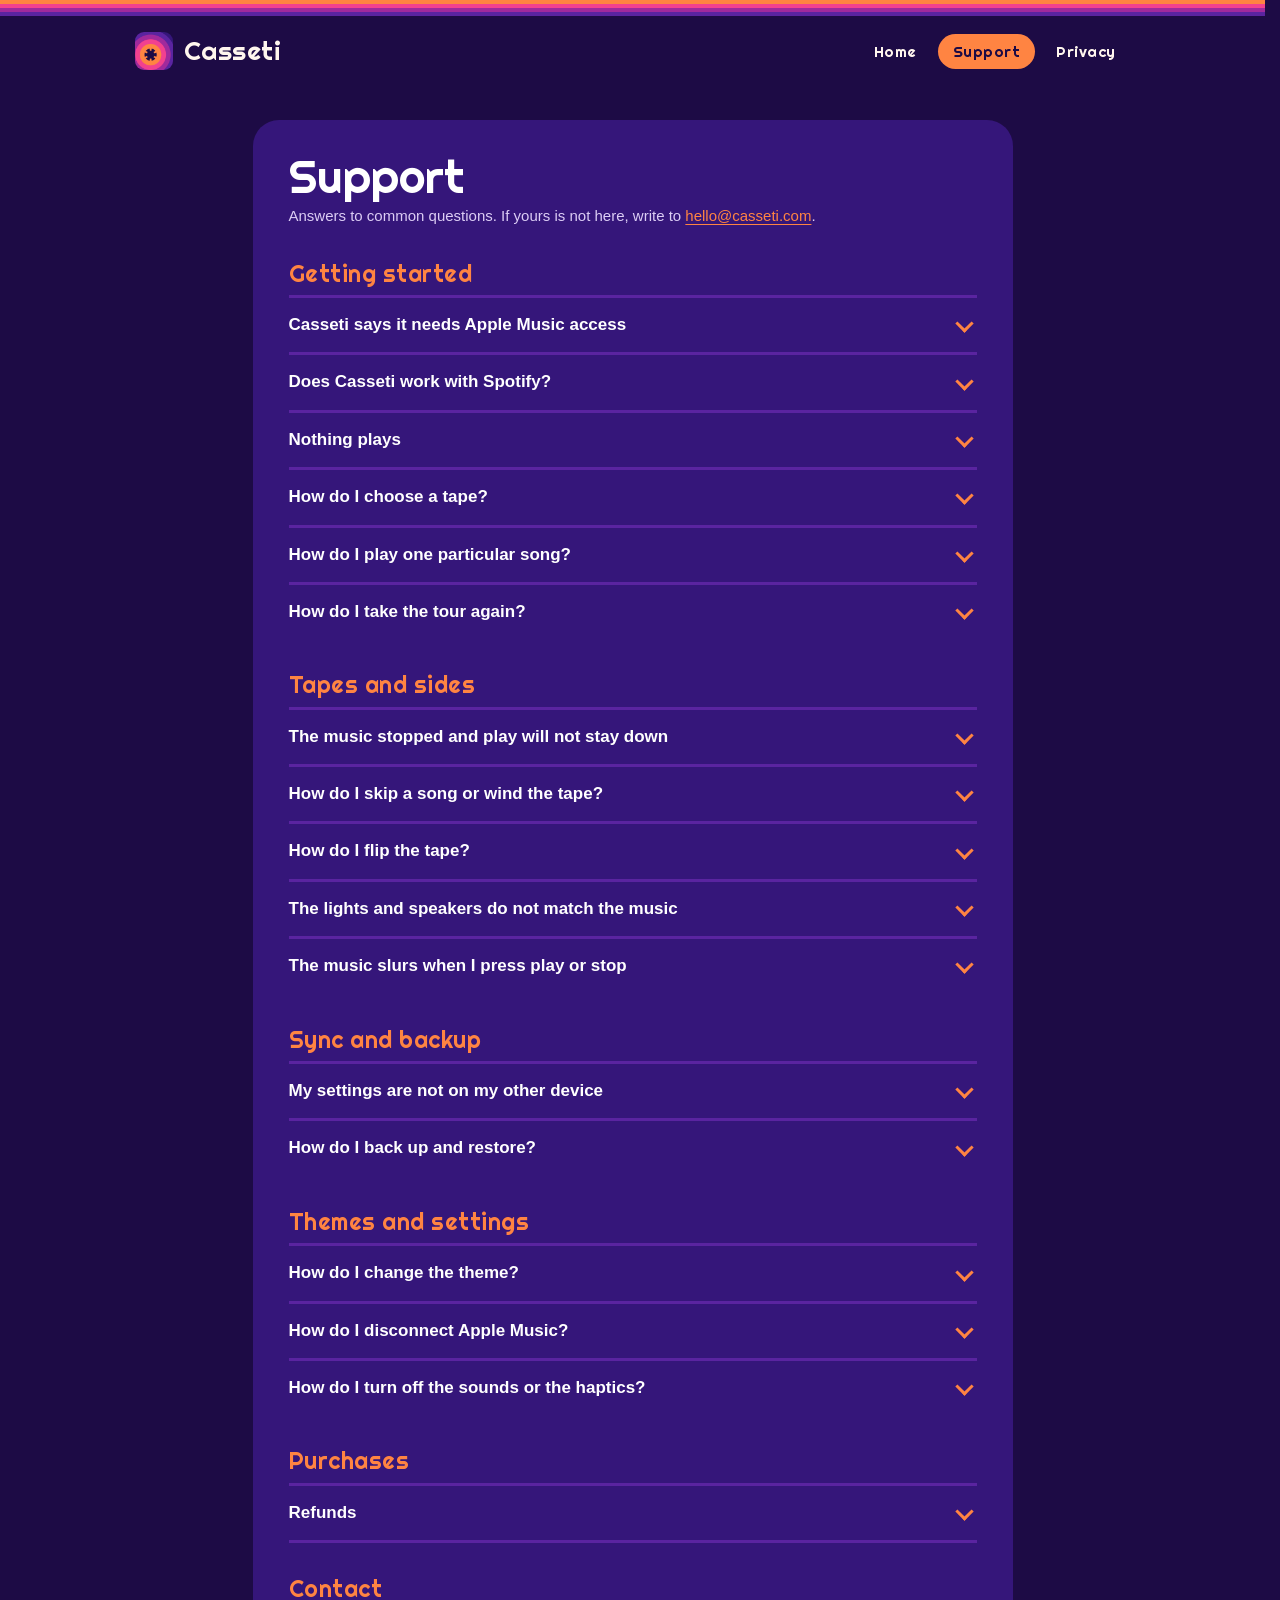
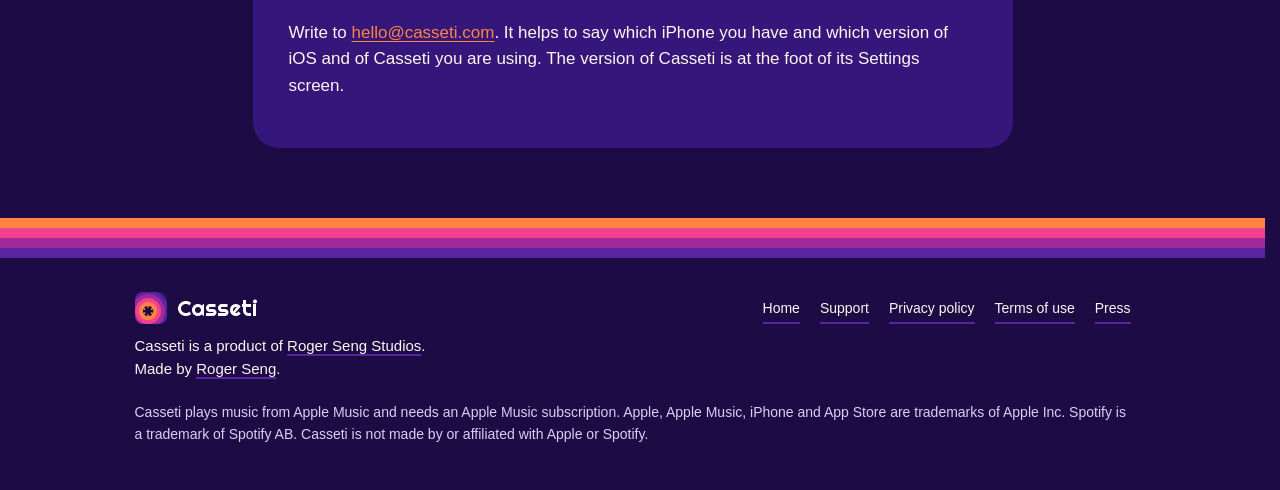
<file: website/support.html>
<!doctype html>
<html lang="en">
<head>
<meta charset="utf-8">
<meta name="viewport" content="width=device-width, initial-scale=1">
<title>Support · Casseti</title>
<meta name="description" content="Help with Casseti: getting started, tapes and sides, sync and backup, and how to get in touch.">
<meta name="theme-color" content="#1d0b45">
<link rel="icon" href="/favicon.ico" sizes="48x48">
<link rel="icon" type="image/png" sizes="32x32" href="/favicon-32.png">
<link rel="apple-touch-icon" href="/apple-touch-icon.png">
<link rel="manifest" href="/site.webmanifest">
<link rel="canonical" href="https://casseti.com/support">
<meta property="og:site_name" content="Casseti">
<meta property="og:type" content="website">
<meta property="og:url" content="https://casseti.com/support">
<meta property="og:title" content="Support · Casseti">
<meta property="og:description" content="Help with Casseti: getting started, tapes and sides, sync and backup, and how to get in touch.">
<meta property="og:image" content="https://casseti.com/images/share.png">
<meta property="og:image:width" content="1200">
<meta property="og:image:height" content="630">
<meta property="og:image:alt" content="Casseti: a cassette with a hand-written label in a purple tape deck, beside the words Your music, on tape.">
<meta property="og:locale" content="en_US">
<meta name="twitter:card" content="summary_large_image">
<meta name="twitter:title" content="Support · Casseti">
<meta name="twitter:description" content="Help with Casseti: getting started, tapes and sides, sync and backup, and how to get in touch.">
<meta name="twitter:image" content="https://casseti.com/images/share.png">
<link rel="stylesheet" href="styles.css?v=10">
</head>
<body>
<div class="stripes thin" aria-hidden="true"></div>
<header class="site">
  <div class="wrap">
    <a class="brand" href="/"><img src="images/icon.png" alt="">Casseti</a>
    <nav aria-label="Site">
      <a href="/">Home</a>
      <a href="support.html" aria-current="page">Support</a>
      <a href="privacy.html">Privacy</a>
    </nav>
  </div>
</header>
<main class="wrap narrow page">
  <div class="sheet">
  <h1>Support</h1>
  <p class="updated">Answers to common questions. If yours is not here, write to <a href="mailto:hello@casseti.com">hello@casseti.com</a>.</p>

  <h2>Getting started</h2>
  <details><summary>Casseti says it needs Apple Music access</summary><p>Tap Connect Apple Music and allow it. If you turned it down before, open the iPhone's Settings app, find Casseti, and turn on Media and Apple Music.</p></details>
  <details><summary>Does Casseti work with Spotify?</summary><p>Not at the moment. Casseti plays music from Apple Music. Spotify's rules for developers limit apps that play its music in ways that do not fit a paid app like Casseti, so there is no Spotify support for now. If that changes, it will be announced here.</p></details>
  <details><summary>Nothing plays</summary><p>Casseti needs an active Apple Music subscription on the Apple Account signed in on the phone. Check that the song plays in Apple's Music app. Some songs are not available in every country.</p></details>
  <details><summary>How do I choose a tape?</summary><p>On the tape deck, press the key with the two music notes to open your library. Browse by playlist, artist, album or song, or search. On a folding iPhone, open the phone: the library is on the left.</p></details>
  <details><summary>How do I play one particular song?</summary><p>Open an album or playlist and tap the song. The tape goes in wound on to that song. With a tape already playing on the closed phone, the list button at the top of the player shows its songs.</p></details>
  <details><summary>How do I take the tour again?</summary><p>Open Settings and choose "Take the hands-on tour" under How the deck works. It is offered while the tape deck is the player showing.</p></details>

  <h2>Tapes and sides</h2>
  <details><summary>The music stopped and play will not stay down</summary><p>The tape has reached the end of the side. A card over the tape says so: tap "Flip" on it, or double tap the tape, and it carries on with the other side. If you would rather it turned itself over, switch on "Flip at the end of a side" in Settings.</p></details>
  <details><summary>How do I skip a song or wind the tape?</summary><p>Tap fast forward or rewind to skip to the next or previous song. Hold either one to wind the tape, and let go where you want to listen.</p></details>
  <details><summary>How do I flip the tape?</summary><p>Double tap the tape. If you flip part way through a side, you land as far from the end of the other side as you were from the start of this one, as with a real cassette.</p></details>
  <details><summary>The lights and speakers do not match the music</summary><p>They are for show. Apple Music does not let an app listen to the music itself. They move at the song's tempo when your library knows it and in a steady beat when it does not. You can turn the lights off in Settings.</p></details>
  <details><summary>The music slurs when I press play or stop</summary><p>That is the tape running up to speed and slowing down. Switch off "Tape runs up to speed and down to a stop" in Settings if you would rather it did not.</p></details>

  <h2>Sync and backup</h2>
  <details><summary>My settings are not on my other device</summary><p>Both devices need to be signed in to the same iCloud account, with iCloud turned on for Casseti, and "Sync with iCloud" switched on in Casseti's settings. Sync can take a minute or two.</p></details>
  <details><summary>How do I back up and restore?</summary><p>In Settings, "Save a backup file" writes your settings to a file wherever you choose. "Restore from a backup file" reads one back.</p></details>

  <h2>Themes and settings</h2>
  <details><summary>How do I change the theme?</summary><p>Open Settings and choose a colour at the top. Each has a small picture of the player. On the tape deck, Settings is the black key with the gear. In the library, it is the gear at the top.</p></details>
  <details><summary>How do I disconnect Apple Music?</summary><p>In Casseti's Settings, under Music service, choose Disconnect. iOS only lets you withdraw access in the iPhone's own Settings app, so Casseti takes you there: switch off Media and Apple Music for Casseti.</p></details>
  <details><summary>How do I turn off the sounds or the haptics?</summary><p>In Settings, under Sound and under Look and feel.</p></details>

  <h2>Purchases</h2>
  <details><summary>Refunds</summary><p>Purchases are handled by Apple. To ask for a refund, go to reportaproblem.apple.com and sign in with your Apple Account.</p></details>

  <h2>Contact</h2>
  <p>Write to <a href="mailto:hello@casseti.com">hello@casseti.com</a>. It helps to say which iPhone you have and which version of iOS and of Casseti you are using. The version of Casseti is at the foot of its Settings screen.</p>
  </div>
</main>
<div class="stripes" aria-hidden="true"></div>
<footer class="site">
  <div class="wrap">
    <div class="credit">
      <span class="name"><img src="images/icon.png" alt="">Casseti</span>
      <p>Casseti is a product of <a href="https://rogersengstudios.com">Roger Seng Studios</a>.<br>Made by <a href="https://rogerseng.me">Roger Seng</a>.</p>
    </div>
    <nav aria-label="Footer">
      <a href="/">Home</a>
      <a href="support.html">Support</a>
      <a href="privacy.html">Privacy policy</a>
      <a href="terms.html">Terms of use</a>
      <a href="press.html">Press</a>
    </nav>
    <p class="legal">Casseti plays music from Apple Music and needs an Apple Music subscription. Apple, Apple Music, iPhone and App Store are trademarks of Apple Inc. Spotify is a trademark of Spotify AB. Casseti is not made by or affiliated with Apple or Spotify.</p>
  </div>
</footer>
<script src="site.js?v=7" defer></script>
</body>
</html>
</file>
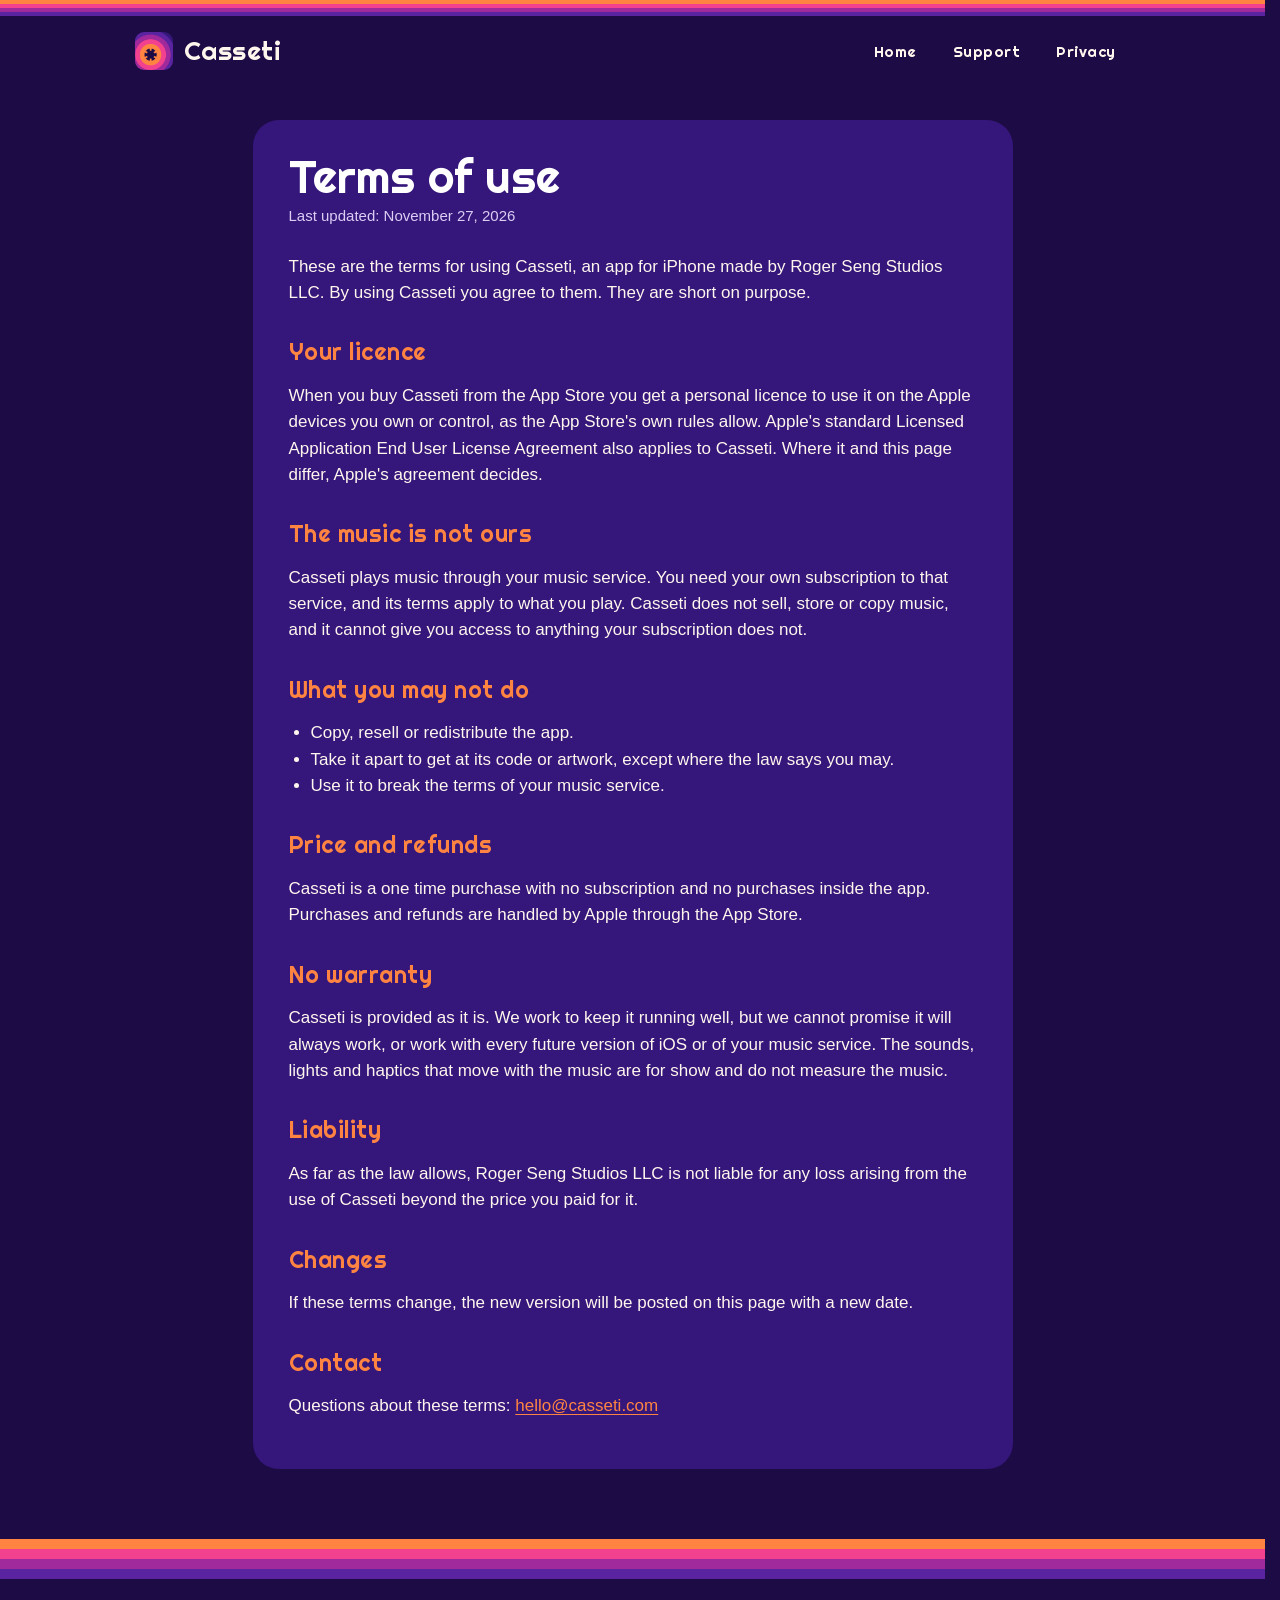
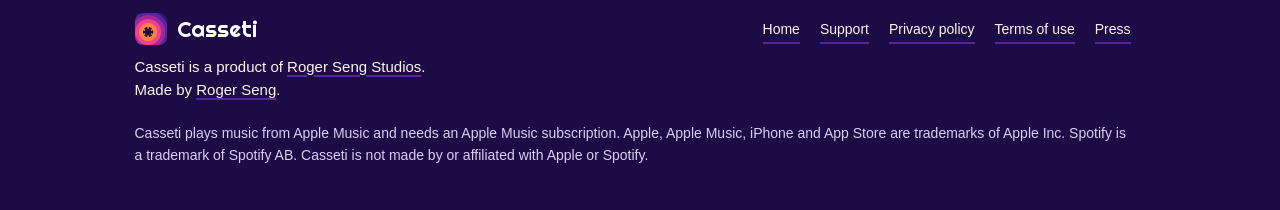
<file: website/terms.html>
<!doctype html>
<html lang="en">
<head>
<meta charset="utf-8">
<meta name="viewport" content="width=device-width, initial-scale=1">
<title>Terms of use: Casseti</title>
<meta name="description" content="The terms for using Casseti, the tape deck app for iPhone.">
<meta name="theme-color" content="#1d0b45">
<link rel="icon" href="/favicon.ico" sizes="48x48">
<link rel="icon" type="image/png" sizes="32x32" href="/favicon-32.png">
<link rel="apple-touch-icon" href="/apple-touch-icon.png">
<link rel="manifest" href="/site.webmanifest">
<link rel="canonical" href="https://casseti.com/terms">
<meta property="og:site_name" content="Casseti">
<meta property="og:type" content="website">
<meta property="og:url" content="https://casseti.com/terms">
<meta property="og:title" content="Terms of use: Casseti">
<meta property="og:description" content="The terms for using Casseti, the tape deck app for iPhone.">
<meta property="og:image" content="https://casseti.com/images/share.png">
<meta property="og:image:width" content="1200">
<meta property="og:image:height" content="630">
<meta property="og:image:alt" content="Casseti: a cassette with a hand-written label in a purple tape deck, beside the words Your music, on tape.">
<meta property="og:locale" content="en_US">
<meta name="twitter:card" content="summary_large_image">
<meta name="twitter:title" content="Terms of use: Casseti">
<meta name="twitter:description" content="The terms for using Casseti, the tape deck app for iPhone.">
<meta name="twitter:image" content="https://casseti.com/images/share.png">
<link rel="stylesheet" href="styles.css?v=10">
</head>
<body>
<div class="stripes thin" aria-hidden="true"></div>
<header class="site">
  <div class="wrap">
    <a class="brand" href="/"><img src="images/icon.png" alt="">Casseti</a>
    <nav aria-label="Site">
      <a href="/">Home</a>
      <a href="support.html">Support</a>
      <a href="privacy.html">Privacy</a>
    </nav>
  </div>
</header>
<main class="wrap narrow page">
  <div class="sheet">
  <h1>Terms of use</h1>
  <p class="updated">Last updated: November 27, 2026</p>

  <p>These are the terms for using Casseti, an app for iPhone made by Roger Seng Studios LLC. By using Casseti you agree to them. They are short on purpose.</p>

  <h2>Your licence</h2>
  <p>When you buy Casseti from the App Store you get a personal licence to use it on the Apple devices you own or control, as the App Store's own rules allow. Apple's standard Licensed Application End User License Agreement also applies to Casseti. Where it and this page differ, Apple's agreement decides.</p>

  <h2>The music is not ours</h2>
  <p>Casseti plays music through your music service. You need your own subscription to that service, and its terms apply to what you play. Casseti does not sell, store or copy music, and it cannot give you access to anything your subscription does not.</p>

  <h2>What you may not do</h2>
  <ul>
    <li>Copy, resell or redistribute the app.</li>
    <li>Take it apart to get at its code or artwork, except where the law says you may.</li>
    <li>Use it to break the terms of your music service.</li>
  </ul>

  <h2>Price and refunds</h2>
  <p>Casseti is a one time purchase with no subscription and no purchases inside the app. Purchases and refunds are handled by Apple through the App Store.</p>

  <h2>No warranty</h2>
  <p>Casseti is provided as it is. We work to keep it running well, but we cannot promise it will always work, or work with every future version of iOS or of your music service. The sounds, lights and haptics that move with the music are for show and do not measure the music.</p>

  <h2>Liability</h2>
  <p>As far as the law allows, Roger Seng Studios LLC is not liable for any loss arising from the use of Casseti beyond the price you paid for it.</p>

  <h2>Changes</h2>
  <p>If these terms change, the new version will be posted on this page with a new date.</p>

  <h2>Contact</h2>
  <p>Questions about these terms: <a href="mailto:hello@casseti.com">hello@casseti.com</a></p>
  </div>
</main>
<div class="stripes" aria-hidden="true"></div>
<footer class="site">
  <div class="wrap">
    <div class="credit">
      <span class="name"><img src="images/icon.png" alt="">Casseti</span>
      <p>Casseti is a product of <a href="https://rogersengstudios.com">Roger Seng Studios</a>.<br>Made by <a href="https://rogerseng.me">Roger Seng</a>.</p>
    </div>
    <nav aria-label="Footer">
      <a href="/">Home</a>
      <a href="support.html">Support</a>
      <a href="privacy.html">Privacy policy</a>
      <a href="terms.html">Terms of use</a>
      <a href="press.html">Press</a>
    </nav>
    <p class="legal">Casseti plays music from Apple Music and needs an Apple Music subscription. Apple, Apple Music, iPhone and App Store are trademarks of Apple Inc. Spotify is a trademark of Spotify AB. Casseti is not made by or affiliated with Apple or Spotify.</p>
  </div>
</footer>
<script src="site.js?v=7" defer></script>
</body>
</html>
</file>
<file: website/styles.css>
/* Casseti: flat bands of colour, like the app icon. Dusk purple on the
   outside, through magenta and pink, to orange at the reel. No gradients
   that fade, no glow, no outlines. */
@font-face { font-family: "Righteous"; src: url("fonts/righteous.woff2") format("woff2"); font-display: swap; }

:root {
  --night: #1d0b45;
  --indigo: #35167a;
  --violet: #5a24a0;
  --magenta: #a02a9c;
  --pink: #f2418f;
  --orange: #ff8442;
  --text: #fff6ee;
  --muted: #dccdf5;
}

* { box-sizing: border-box; }
/* Room for the scrollbar is always kept, so the page does not shift
   sideways between long pages and short ones. */
html { -webkit-text-size-adjust: 100%; scrollbar-gutter: stable; }

body {
  margin: 0;
  color: var(--text);
  background: var(--night);
  font: 17px/1.55 -apple-system, BlinkMacSystemFont, "Segoe UI", Roboto, "Helvetica Neue", Arial, sans-serif;
}

a { color: var(--orange); text-underline-offset: 3px; }
a:hover { color: #fff; }

.wrap { max-width: 1040px; margin: 0 auto; padding: 0 22px; position: relative; }
.narrow { max-width: 760px; }

/* The bands, laid flat */
.stripes { height: 40px; background: linear-gradient(var(--orange) 0 25%, var(--pink) 25% 50%, var(--magenta) 50% 75%, var(--violet) 75% 100%); }
.stripes.thin { height: 16px; }

/* Header */
header.site { position: relative; z-index: 3; }
header.site .wrap { display: flex; align-items: center; gap: 14px; height: 70px; }
.brand { display: flex; align-items: center; gap: 11px; text-decoration: none; color: var(--text); font: 26px/1 "Righteous", sans-serif; letter-spacing: 0.5px; }
.brand:hover { color: var(--text); }
.brand img { width: 38px; height: 38px; border-radius: 9px; }
header.site nav { margin-left: auto; display: flex; gap: 6px; }
header.site nav a { font: 15px/1 "Righteous", sans-serif; letter-spacing: 0.5px; text-decoration: none; color: var(--text); padding: 10px 15px; border-radius: 999px; }
header.site nav a:hover { background: var(--violet); color: #fff; }
header.site nav a[aria-current="page"] { background: var(--orange); color: var(--night); }

/* Hero: the icon's rings, spreading out from behind the phone */
.hero { position: relative; overflow: hidden; background-color: var(--night); --cx: 76%; --cy: 58%; }
/* The rings sit on a layer of their own so they can breathe: they swell
   a little and settle, from the middle of the phone outward. */
.hero::before { content: ""; position: absolute; inset: 0; z-index: 0; transform-origin: var(--cx) var(--cy); animation: rings 9s ease-in-out infinite alternate;
  background-image: radial-gradient(circle at var(--cx) var(--cy), var(--orange) 0 200px, var(--pink) 200px 330px, var(--magenta) 330px 470px, var(--violet) 470px 620px, var(--indigo) 620px 780px, var(--night) 780px); }
/* A second, fainter set drifts the other way, so the bands seem to turn. */
.hero::after { content: ""; position: absolute; inset: 0; z-index: 0; transform-origin: var(--cx) var(--cy); opacity: .35; mix-blend-mode: screen; animation: rings 13s ease-in-out infinite alternate-reverse;
  background-image: repeating-radial-gradient(circle at var(--cx) var(--cy), transparent 0 118px, rgba(255,255,255,.10) 118px 122px, transparent 122px 150px); }
@keyframes rings { from { transform: scale(1); } to { transform: scale(1.09); } }
.hero main.wrap { display: grid; grid-template-columns: 1.1fr 0.9fr; gap: 30px; align-items: center; padding-top: 30px; padding-bottom: 70px; z-index: 2; }
.hero h1 { margin: 0; font: 400 clamp(54px, 10vw, 104px)/0.95 "Righteous", sans-serif; letter-spacing: 1px; color: #fff; }
.hero .tag { margin: 10px 0 18px; font: clamp(22px, 3.6vw, 32px)/1.15 "Righteous", sans-serif; color: var(--orange); }
.hero p.lead { font-size: 19px; margin: 0 0 24px; max-width: 28em; }

.button { display: inline-block; padding: 15px 24px; border-radius: 999px; background: var(--orange); color: var(--night); font: 17px/1 "Righteous", sans-serif; letter-spacing: 0.5px; text-decoration: none; }
.button.soon { cursor: default; }
a.button:hover { background: #fff; color: var(--night); }
.price { display: block; margin-top: 18px; font-size: 15px; }
.made-for { display: inline-block; margin-top: 14px; padding: 7px 14px; border-radius: 999px; background: var(--night); color: var(--text); font: 14px/1 "Righteous", sans-serif; letter-spacing: 0.5px; }
.price b { color: #fff; font: 22px/1 "Righteous", sans-serif; }

/* Pictures of the app */
.shot { margin: 0; text-align: center; }
.shot img, .shot video { display: block; width: 100%; max-width: 330px; height: auto; margin: 0 auto; border-radius: 26px; border: 3px solid #0b0420; background: #0b0420; }
.shot.wide img { max-width: 100%; }
.shot figcaption { margin-top: 14px; font: 15px/1.2 "Righteous", sans-serif; color: var(--text); letter-spacing: 0.5px; }

/* Sections step through the bands */
section { position: relative; padding: 64px 0; background: var(--night); }
section.alt { background: var(--indigo); }
h2 { margin: 0 0 12px; font: 400 clamp(28px, 4.6vw, 44px)/1.08 "Righteous", sans-serif; letter-spacing: 0.5px; color: #fff; }
p.intro { color: var(--muted); max-width: 40em; margin: 0 0 30px; }

.focus { text-align: center; }
.focus p { font-size: 20px; color: var(--text); margin: 14px auto 0; max-width: 34em; }
.grid { display: grid; grid-template-columns: repeat(3, 1fr); gap: 18px; }
.card { background: var(--violet); border-radius: 22px; padding: 22px; }
.card:nth-child(3n+2) { background: var(--magenta); }
.card:nth-child(3n) { background: var(--pink); }
.card:nth-child(n+4) { background: var(--magenta); }
.card:nth-child(5) { background: var(--pink); }
.card:nth-child(6) { background: #c8501d; }
.card h3 { margin: 0 0 6px; font: 400 21px/1.15 "Righteous", sans-serif; color: #fff; }
.card p { margin: 0; color: #fff; font-size: 16px; }

.pair { display: grid; grid-template-columns: 1fr 1fr; gap: 44px; align-items: center; }
.pair ul { margin: 10px 0 0; padding: 0; list-style: none; }
.pair li { margin: 9px 0; padding-left: 28px; position: relative; color: var(--muted); }
.pair li::before { content: ""; position: absolute; left: 0; top: 6px; width: 14px; height: 14px; border-radius: 50%; background: var(--orange); }
.pair h2 + p { color: var(--muted); }
.pair h2:not(:first-child) { margin-top: 34px; }

.shots { display: flex; flex-wrap: wrap; gap: 30px 14px; }
.shots .shot { width: calc(25% - 11px); min-width: 200px; transition: transform .25s ease; }
.shots .shot:hover { transform: translateY(-6px); }
.shots.two { justify-content: center; gap: 30px 40px; }
.shots.two .shot { width: 260px; min-width: 0; }
.row-title { margin: 30px 0 10px; font: 400 22px/1.2 "Righteous", sans-serif; color: var(--orange); }

/* Text pages: plain and easy to read, on one flat sheet */
.page { padding: 34px 0 70px; }
.sheet { background: var(--indigo); border-radius: 26px; padding: 32px 36px; }
.sheet h1 { margin: 0 0 4px; font: 400 clamp(32px, 6vw, 46px)/1.05 "Righteous", sans-serif; color: #fff; }
.sheet .updated { color: var(--muted); margin: 0 0 26px; font-size: 15px; }
.sheet h2 { font: 400 23px/1.2 "Righteous", sans-serif; color: var(--orange); margin: 32px 0 8px; }
.sheet h3 { font-size: 18px; margin: 22px 0 4px; color: #fff; }
.sheet p, .sheet li { color: var(--text); }
.sheet ul { padding-left: 22px; }

/* Questions that open and close. site.js eases them; without it they
   simply open. */
details { border-top: 3px solid var(--violet); }
details:last-of-type { border-bottom: 3px solid var(--violet); }
summary { cursor: pointer; font-weight: 700; color: #fff; padding: 14px 34px 14px 0; position: relative; list-style: none; transition: color .2s; }
summary::-webkit-details-marker { display: none; }
summary::after { content: ""; position: absolute; right: 6px; top: 50%; width: 10px; height: 10px; margin-top: -8px; border-right: 3px solid var(--orange); border-bottom: 3px solid var(--orange); transform: rotate(45deg); transition: transform .28s ease, margin .28s ease; }
details.open summary::after, details[open]:not(.eased) summary::after { transform: rotate(225deg); margin-top: -2px; }
summary:hover { color: var(--orange); }
details .answer { overflow: hidden; }
details p { margin: 0; padding: 0 0 16px; }

/* Footer */
footer.site { background: var(--night); padding: 34px 0 44px; color: var(--muted); font-size: 14px; }
footer.site .wrap { display: flex; flex-wrap: wrap; gap: 18px 40px; align-items: flex-start; justify-content: space-between; }
footer.site .name { display: flex; align-items: center; gap: 10px; font: 22px/1 "Righteous", sans-serif; color: #fff; }
footer.site .name img { width: 32px; height: 32px; border-radius: 8px; }
footer.site .credit p { margin: 10px 0 0; font-size: 15px; color: var(--text); }
footer.site .credit a { color: inherit; text-decoration-color: var(--violet); text-decoration-thickness: 2px; }
footer.site .credit a:hover { color: #fff; text-decoration-color: var(--orange); }
footer.site nav { display: flex; flex-wrap: wrap; gap: 8px 20px; padding-top: 6px; }
footer.site nav a { color: var(--text); text-decoration: none; border-bottom: 2px solid var(--violet); padding-bottom: 2px; transition: border-color .2s, color .2s; }
footer.site nav a:hover { color: #fff; border-color: var(--orange); }
footer.site .legal { flex-basis: 100%; margin: 4px 0 0; }

/* Small things that move ------------------------------------------------ */
/* The level lights beside the tagline */
.levels { display: inline-flex; gap: 4px; align-items: flex-end; height: .8em; margin-left: .35em; vertical-align: baseline; }
.levels i { width: 5px; height: 100%; border-radius: 2px; background: var(--orange); transform-origin: bottom; animation: level 1.1s ease-in-out infinite; }
.levels i:nth-child(2) { animation-delay: -.7s; background: var(--pink); }
.levels i:nth-child(3) { animation-delay: -.25s; }
.levels i:nth-child(4) { animation-delay: -.9s; background: var(--pink); }
.levels i:nth-child(5) { animation-delay: -.45s; }
@keyframes level { 0%, 100% { transform: scaleY(.25); } 50% { transform: scaleY(1); } }

/* The cassette beside the heading, reels turning */
.heading { display: flex; align-items: center; gap: 30px; justify-content: space-between; }
.tape-art { width: 200px; flex: none; margin-bottom: 24px; }
.tape-art .shell { fill: var(--violet); }
.tape-art .label { fill: var(--text); }
.tape-art .rule { stroke: var(--indigo); stroke-width: 3; stroke-linecap: round; fill: none; }
.tape-art .window { fill: var(--night); }
.tape-art .hub { fill: var(--orange); }
.tape-art .spoke { stroke: var(--night); stroke-width: 4; stroke-linecap: round; fill: none; }
.tape-art .foot { fill: var(--magenta); }
.spin { transform-box: fill-box; transform-origin: center; animation: spin 4s linear infinite; }
@keyframes spin { to { transform: rotate(-360deg); } }

/* Icons on the cards */
.card { transition: transform .25s ease; }
.card:hover { transform: translateY(-4px); }
.ico { display: block; width: 56px; height: 40px; margin-bottom: 12px; color: #fff; fill: none; stroke: currentColor; stroke-width: 3; stroke-linecap: round; stroke-linejoin: round; }
.ico .fill, .ico .dot, .ico .base { fill: currentColor; stroke: none; }
.ico .base { opacity: .35; }
.ico .spin { animation-duration: 3s; }
.ico .press { animation: press 2.4s ease-in-out infinite; }
.ico .press.late { animation-delay: -1.2s; }
@keyframes press { 0%, 38%, 62%, 100% { transform: translateY(0); } 46%, 54% { transform: translateY(4px); } }
.ico.bars rect { fill: currentColor; stroke: none; transform-box: fill-box; transform-origin: bottom; animation: level 1s ease-in-out infinite; }
.ico.bars rect:nth-child(2) { animation-delay: -.6s; }
.ico.bars rect:nth-child(3) { animation-delay: -.2s; }
.ico.bars rect:nth-child(4) { animation-delay: -.8s; }
.ico.bars rect:nth-child(5) { animation-delay: -.4s; }
.ico .ring { transform-box: fill-box; transform-origin: center; animation: beat 1.6s ease-out infinite; }
.ico .ring.late { animation-delay: -.8s; }
.ico .dot { transform-box: fill-box; transform-origin: center; animation: thump .8s ease-in-out infinite; }
@keyframes beat { from { transform: scale(.7); opacity: 1; } to { transform: scale(2); opacity: 0; } }
@keyframes thump { 0%, 100% { transform: scale(1); } 15% { transform: scale(1.25); } }
.ico .scribble { stroke-dasharray: 70; animation: write 3.6s ease-in-out infinite; }
@keyframes write { 0% { stroke-dashoffset: 70; } 45%, 80% { stroke-dashoffset: 0; } 100% { stroke-dashoffset: 70; } }
.ico-flip { position: relative; width: 40px; height: 40px; border: 3px solid #fff; border-radius: 50%; animation: flip 4s ease-in-out infinite; }
.ico-flip span { position: absolute; inset: 0; display: grid; place-items: center; font: 20px/1 "Righteous", sans-serif; color: #fff; animation: side 4s steps(1) infinite; }
.ico-flip span:last-child { animation-name: other; transform: scaleX(-1); }
@keyframes flip { 0%, 30% { transform: rotateY(0); } 50%, 80% { transform: rotateY(180deg); } 100% { transform: rotateY(360deg); } }
@keyframes side { 0% { opacity: 1; } 40% { opacity: 0; } 90% { opacity: 1; } }
@keyframes other { 0% { opacity: 0; } 40% { opacity: 1; } 90% { opacity: 0; } }

/* Things come up into place as they are scrolled to (site.js) */
.js .reveal { opacity: 0; transform: translateY(18px); transition: opacity .6s ease, transform .6s ease; }
.js .reveal.seen { opacity: 1; transform: none; }
.grid .reveal:nth-child(3n+2) { transition-delay: .08s; }
.grid .reveal:nth-child(3n) { transition-delay: .16s; }

@media (prefers-reduced-motion: reduce) {
  *, *::before, *::after { animation: none !important; transition: none !important; }
  .js .reveal { opacity: 1; transform: none; }
}

@media (max-width: 760px) {
  .hero { --cx: 50%; --cy: 76%; }
  .hero::before { background-image: radial-gradient(circle at var(--cx) var(--cy), var(--orange) 0 150px, var(--pink) 150px 250px, var(--magenta) 250px 360px, var(--violet) 360px 480px, var(--indigo) 480px 610px, var(--night) 610px); }
  .hero main.wrap, .pair { grid-template-columns: 1fr; }
  .hero main.wrap { padding-bottom: 50px; }
  .grid, .shots { grid-template-columns: 1fr; }
  .tape-art { display: none; }
  footer.site .wrap { flex-direction: column; }
  .sheet { padding: 22px 18px; }
  header.site nav { gap: 2px; }
  header.site nav a { padding: 8px 9px; font-size: 13px; }
  .brand { font-size: 21px; gap: 8px; }
  .brand img { width: 32px; height: 32px; }
}
</file>
